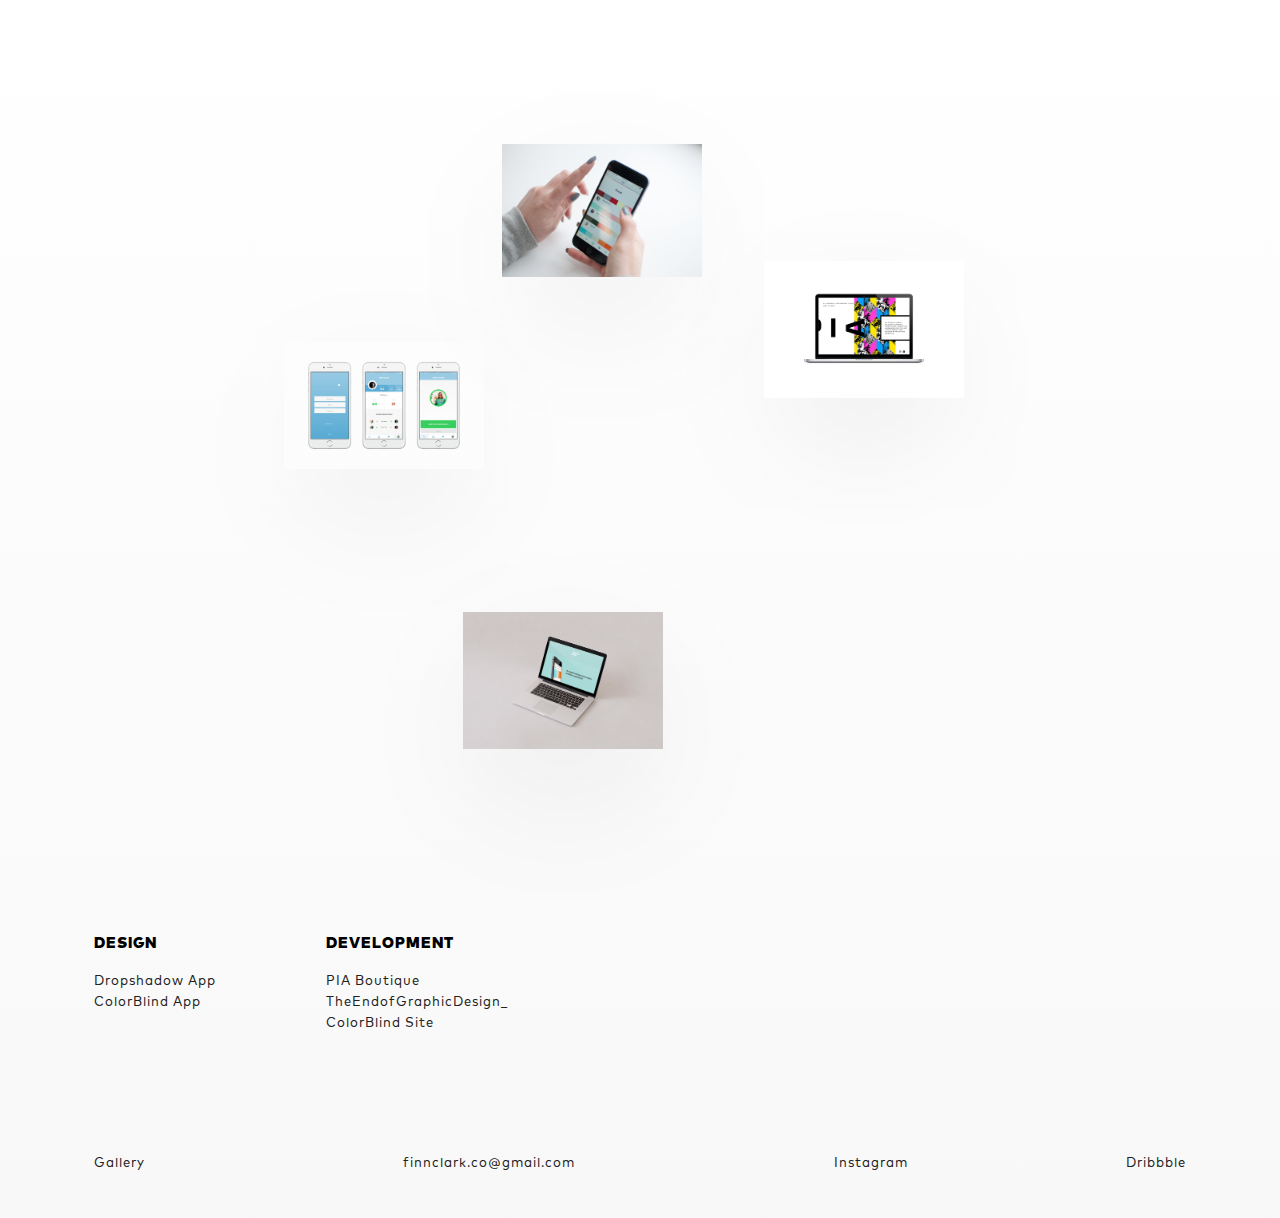
<file: index.html>
<html>
  <head>
    <meta charset="utf-8">
    <meta name="viewport" content="width=device-width, height=device-height, initial-scale=1.0, user-scalable=0, minimum-scale=1.0, maximum-scale=1.0">
    <meta name="apple-mobile-web-app-capable" content="yes">
    <script type="text/javascript" src="js/jquery-3.0.0.min.js"></script>
    <link rel="stylesheet" href="stylesheets/base.css">
    <title>Finn Clark</title>
  </head>
  <body class="portfolio">
    <!-- Google Tag Manager -->
    <noscript><iframe src="//www.googletagmanager.com/ns.html?id=GTM-MCKX7C"
    height="0" width="0" style="display:none;visibility:hidden"></iframe></noscript>
    <script>(function(w,d,s,l,i){w[l]=w[l]||[];w[l].push({'gtm.start':
    new Date().getTime(),event:'gtm.js'});var f=d.getElementsByTagName(s)[0],
    j=d.createElement(s),dl=l!='dataLayer'?'&l='+l:'';j.async=true;j.src=
    '//www.googletagmanager.com/gtm.js?id='+i+dl;f.parentNode.insertBefore(j,f);
    })(window,document,'script','dataLayer','GTM-MCKX7C');</script>
    <!-- End Google Tag Manager -->

    <div class="overlay-wrap about-wrap">
      <a href="#" class="about-close overlay-close">
        <svg version="1.1" id="Layer_1" xmlns="http://www.w3.org/2000/svg" xmlns:xlink="http://www.w3.org/1999/xlink" x="0px" y="0px" width="24px" height="24px" viewBox="0 0 24 24" enable-background="new 0 0 24 24" xml:space="preserve">
          <path d="M24,20.188l-8.314-8.208l8.199-8.282L20.188,0l-8.211,8.318l-8.31-8.203L0,3.781l8.321,8.24l-8.206,8.313L3.781,24l8.237-8.318l8.285,8.203L24,20.188z"/>
        </svg>
      </a>
      <div class="overlay-copy">
        <h2 class="overlay-title">About</h2>
        <div class="education">
          <ul>
            <li><h2>Education</h2></li>
            <li>Bachelor of Design - Majoring in Graphic Design</li>
          </ul>
        </div>
        <div class="experience">
          <ul>
            <li><h2>Previously At</h2></li>
            <li><a href="http://redantler.com">Red Antler <span>— New York, USA</span></a></li>
            <li><a href="http://dreamconfig.com">Dream Config <span>— Auckland, NZ</span></a></li>
            <li><a href="http://hatch.nz">Hatch <span>— Auckland, NZ</span></a></li>
          </ul>
        </div>
        <div class="skills">
          <ul>
            <li class="skills-title"><h2>Skills</h2></li>
            <div>
              <h3>Developent</h3>
              <li>HTML</li>
              <li>CSS</li>
              <li>JavaScript</li>
              <li>jQuery</li>
            </div>
            <div>
              <h3>Design</h3>
              <li>Adobe Creative Suite</li>
              <li>Sketch</li>
              <li>Photography</li>
            </div>
            <div>
              <h3>Currently Learning</h3>
              <li>Meteor JS</li>
            </div>
          </ul>
        </div>
      </div>
    </div>
    <nav>
      <div id="nav-slide">
        <ul class="nav-title">
          <li>
            <h2><a href="http://finnclark.co">Finn Clark</a></h2>
            <ul class="nav-dropdown">
              <!-- <li><a href="http://finnclark.co/"><h2>Home</h2></a></li> -->
              <li><a href="#" class="about-button"><h2>About</h2></a></li>
              <li><a href="/gallery"><h2>Gallery</h2></a></li>
            </ul>
          </li>
        </ul>
      </div>
    </nav>
    <div class="parallax-wrap">
      <div id="landingImg1" class="landingImg1 parallax-layer"><a href="/colorblindapp"><img src="assets/img/colorblindapp2.jpg" alt="" /></a></div>
      <div id="landingImg2" class="landingImg2 parallax-layer"><a href="/piaboutique"><img src="assets/img/piaboutique1.jpg" alt="" /></a></div>
      <div id="landingImg3" class="landingImg3 parallax-layer"><a href="/colorblindsite"><img src="assets/img/colorblindsite1.jpg" alt="" /></a></div>
      <div id="landingImg4" class="landingImg4 parallax-layer"><a href="/dropshadow"><img src="assets/img/dropshadow1.png" alt="" /></a></div>
      <div id="landingImg5" class="landingImg5 parallax-layer"><a href="/theendofgraphicdesign"><img src="assets/img/theendofgraphicdesign3.png" alt="" /></a></div>
    </div>
    <div class="footer-wrap">
      <div class="top-wrap">
        <div class="design">
          <ul>
            <li><h3>Design</h3></li>
            <li><a href="/dropshadow">Dropshadow App</a></li>
            <li><a href="/colorblindapp">ColorBlind App</a></li>
          </ul>
        </div>
        <div class="development">
          <ul>
            <li><h3>Development</h3></li>
            <li><a href="/piaboutique">PIA Boutique</a></li>
            <li><a href="/theendofgraphicdesign">TheEndofGraphicDesign_</a></li>
            <li><a href="/colorblindsite">ColorBlind Site</a></li>
          </ul>
        </div>
      </div>

      <div class="bottom-wrap">
        <div class="gallery">
          <a href="/gallery">Gallery</a>
        </div>
        <div class="email">
          <a href="mailto:finnclark.co@gmail.com?Subject=Hello%20Finn">finnclark.co@gmail.com</a>
        </div>
        <div class="social">
          <a href="https://instagram.com/finnhello">Instagram</a>
          <a href="https://dribbble.com/finnhello">Dribbble</a>
          <!-- <a href="https://github.com/finnclark">Github</a> -->
        </div>
      </div>
    </div>
    <script type="text/javascript" src="js/main.js"></script>
    <script type="text/javascript" src="js/parallax.js"></script>
  </body>
</html>
</file>
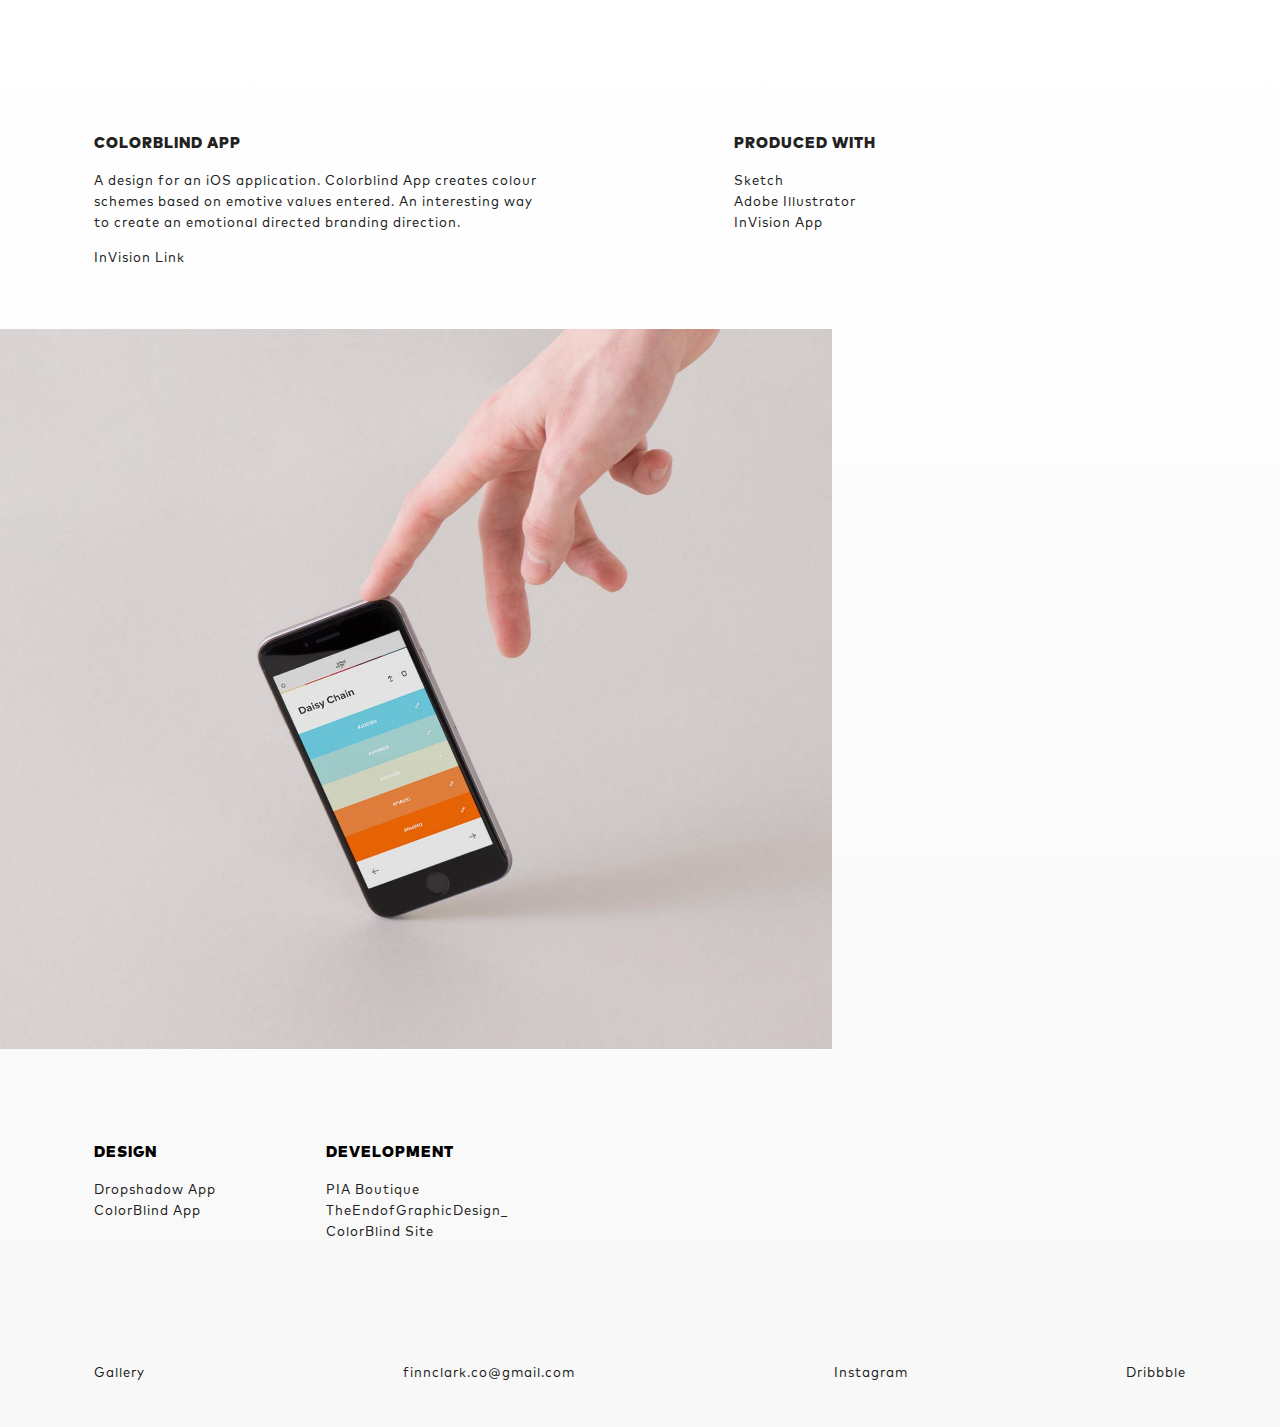
<file: colorblindapp.html>
<html>
  <head>
    <meta charset="utf-8">
    <meta name="viewport" content="width=device-width, height=device-height, initial-scale=1.0, user-scalable=0, minimum-scale=1.0, maximum-scale=1.0">
    <meta name="apple-mobile-web-app-capable" content="yes">
    <script type="text/javascript" src="js/jquery-3.0.0.min.js"></script>
    <link rel="stylesheet" href="stylesheets/base.css">
    <title>Colorblind App | Finn Clark</title>
  </head>
  <body class="portfolio project">
    <!-- Google Tag Manager -->
    <noscript><iframe src="//www.googletagmanager.com/ns.html?id=GTM-MCKX7C"
    height="0" width="0" style="display:none;visibility:hidden"></iframe></noscript>
    <script>(function(w,d,s,l,i){w[l]=w[l]||[];w[l].push({'gtm.start':
    new Date().getTime(),event:'gtm.js'});var f=d.getElementsByTagName(s)[0],
    j=d.createElement(s),dl=l!='dataLayer'?'&l='+l:'';j.async=true;j.src=
    '//www.googletagmanager.com/gtm.js?id='+i+dl;f.parentNode.insertBefore(j,f);
    })(window,document,'script','dataLayer','GTM-MCKX7C');</script>
    <!-- End Google Tag Manager -->

    <div class="overlay-wrap about-wrap">
      <a href="#" class="about-close overlay-close">
        <svg version="1.1" id="Layer_1" xmlns="http://www.w3.org/2000/svg" xmlns:xlink="http://www.w3.org/1999/xlink" x="0px" y="0px" width="24px" height="24px" viewBox="0 0 24 24" enable-background="new 0 0 24 24" xml:space="preserve">
          <path d="M24,20.188l-8.314-8.208l8.199-8.282L20.188,0l-8.211,8.318l-8.31-8.203L0,3.781l8.321,8.24l-8.206,8.313L3.781,24l8.237-8.318l8.285,8.203L24,20.188z"/>
        </svg>
      </a>
      <div class="overlay-copy">
        <h2 class="overlay-title">About</h2>
        <div class="education">
          <ul>
            <li><h2>Education</h2></li>
            <li>Bachelor of Design - Majoring in Graphic Design</li>
          </ul>
        </div>
        <div class="experience">
          <ul>
            <li><h2>Previously At</h2></li>
            <li><a href="http://redantler.com">Red Antler <span>—New York, USA</span></a></li>
            <li><a href="http://dreamconfig.com">Dream Config <span>—Auckland, NZ</span></a></li>
            <li><a href="http://hatch.nz">Hatch <span>—Auckland, NZ</span></a></li>
          </ul>
        </div>
        <div class="skills">
          <ul>
            <li class="skills-title"><h2>Skills</h2></li>
            <div>
              <h3>Developent</h3>
              <li>HTML</li>
              <li>CSS</li>
              <li>JavaScript</li>
              <li>jQuery</li>
            </div>
            <div>
              <h3>Design</h3>
              <li>Adobe Creative Suite</li>
              <li>Sketch</li>
              <li>Photography</li>
            </div>
            <div>
              <h3>Currently Learning</h3>
              <li>Meteor JS</li>
            </div>
          </ul>
        </div>
      </div>
    </div>
    <nav>
      <div id="nav-slide">
        <ul class="nav-title">
          <li>
            <h2><a href="http://finnclark.co">Finn Clark</a></h2>
            <ul class="nav-dropdown">
              <li><a href="#" class="about-button"><h2>About</h2></a></li>
              <li><a href="/gallery"><h2>Gallery</h2></a></li>
            </ul>
          </li>
        </ul>
      </div>
    </nav>

    <div class="top-wrap project-info-wrap">
      <div class="project-description" id="projectDescription">
        <ul>
          <li><h3>Colorblind App</h3></li>
          <li>
            A design for an iOS application. Colorblind App creates colour schemes based on emotive values entered. An interesting way to create an emotional directed branding direction.
          </li>
					<a href="https://invis.io/4Q4F6D9P6">InVision Link</a>
        </ul>
      </div>
      <div class="project-tools" id="projectTools">
        <ul>
          <li><h3>Produced With</h3></li>
          <li>Sketch</li>
					<li>Adobe Illustrator</li>
          <li>InVision App</li>
        </ul>
      </div>
    </div>

    <div class="project-content colorblindapp-content">
      <div id="projectImg1"><span></span></div>
      <div>
        <div id="projectImg2"></div>
        <div id="projectImg3"></div>
      </div>
    </div>

    <div class="parallax-wrap">
    </div>

    <div class="footer-wrap">
			<div class="top-wrap">
        <div class="design">
          <ul>
            <li><h3>Design</h3></li>
            <li><a href="/dropshadow">Dropshadow App</a></li>
            <li><a href="/colorblindapp">ColorBlind App</a></li>
          </ul>
        </div>
        <div class="development">
          <ul>
            <li><h3>Development</h3></li>
            <li><a href="/piaboutique">PIA Boutique</a></li>
            <li><a href="/theendofgraphicdesign">TheEndofGraphicDesign_</a></li>
            <li><a href="/colorblindsite">ColorBlind Site</a></li>
          </ul>
        </div>
      </div>

      <div class="bottom-wrap">
        <div class="gallery">
          <a href="/gallery">Gallery</a>
        </div>
        <div class="email">
          <a href="mailto:finnclark.co@gmail.com?Subject=Hello%20Finn">finnclark.co@gmail.com</a>
        </div>
        <div class="social">
          <a href="https://instagram.com/finnhello">Instagram</a>
          <a href="https://dribbble.com/finnhello">Dribbble</a>
          <!-- <a href="https://github.com/finnclark">Github</a> -->
        </div>
      </div>
    </div>
    <script type="text/javascript" src="js/main.js"></script>
    <script type="text/javascript" src="js/parallax.js"></script>
  </body>
</html>
</file>
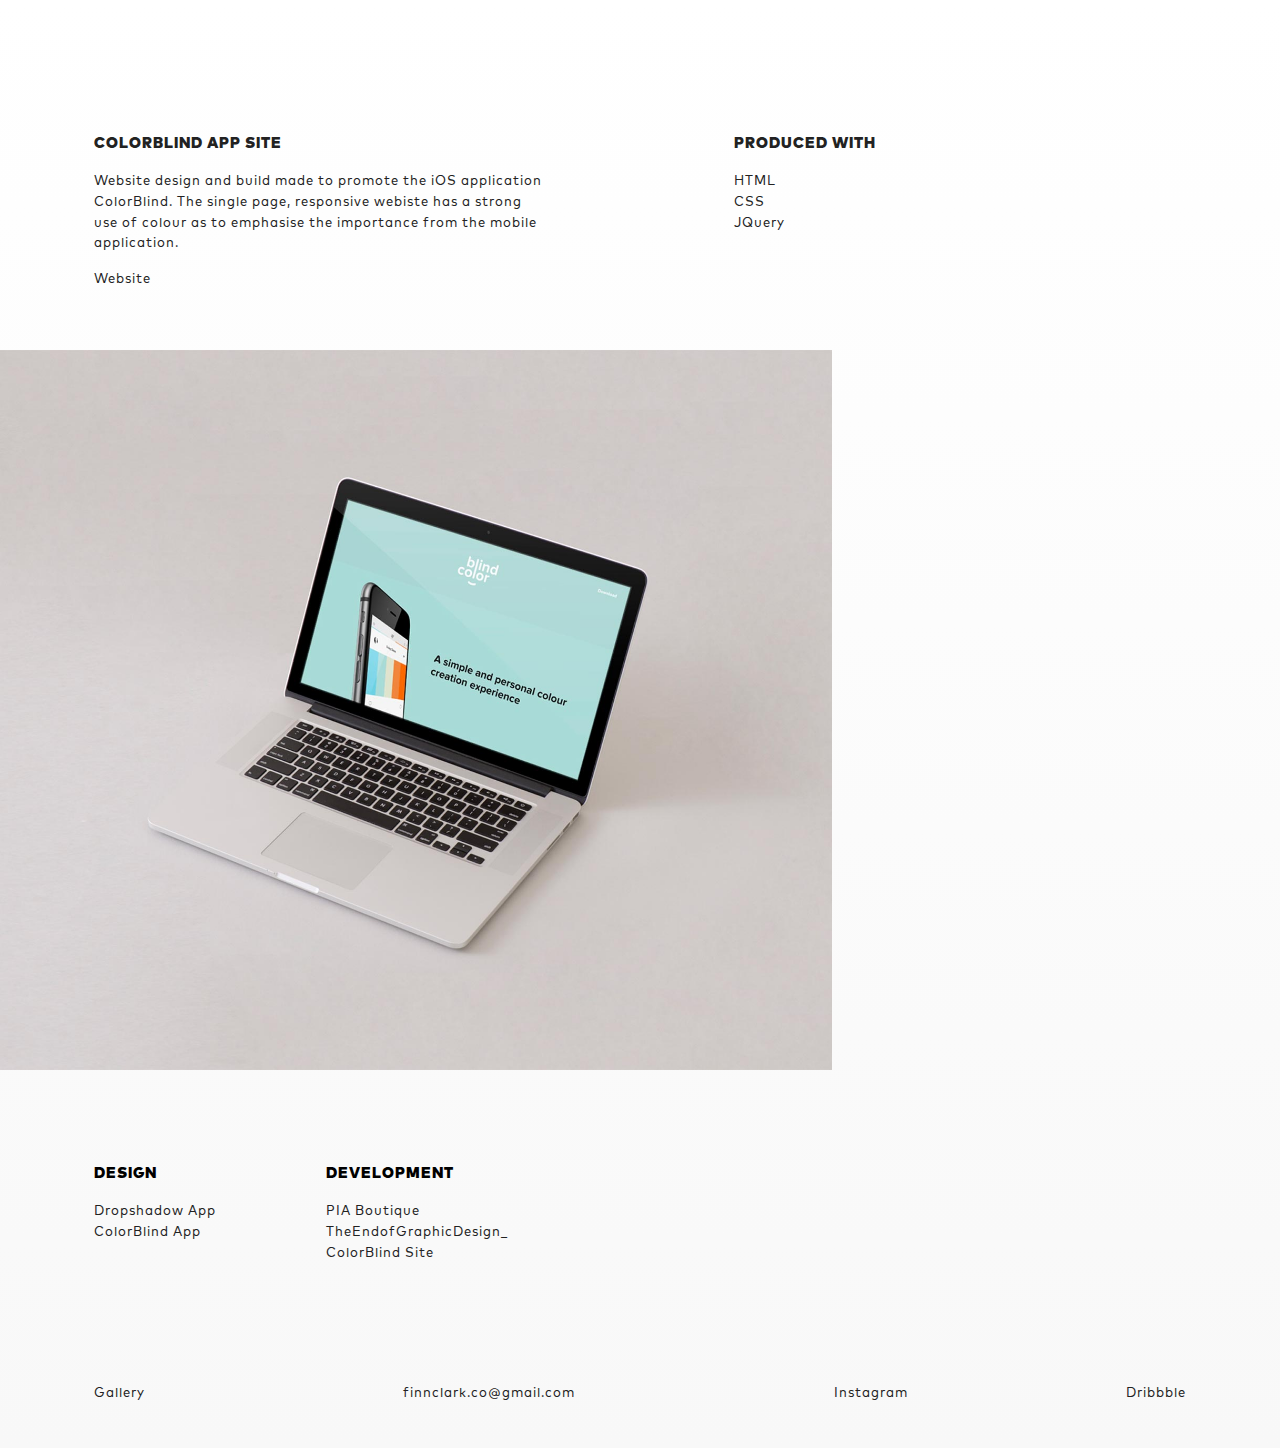
<file: colorblindsite.html>
<html>
  <head>
    <meta charset="utf-8">
    <meta name="viewport" content="width=device-width, height=device-height, initial-scale=1.0, user-scalable=0, minimum-scale=1.0, maximum-scale=1.0">
    <meta name="apple-mobile-web-app-capable" content="yes">
    <script type="text/javascript" src="js/jquery-3.0.0.min.js"></script>
    <link rel="stylesheet" href="stylesheets/base.css">
    <title>Colorblind Site | Finn Clark</title>
  </head>
  <body class="portfolio project">
    <!-- Google Tag Manager -->
    <noscript><iframe src="//www.googletagmanager.com/ns.html?id=GTM-MCKX7C"
    height="0" width="0" style="display:none;visibility:hidden"></iframe></noscript>
    <script>(function(w,d,s,l,i){w[l]=w[l]||[];w[l].push({'gtm.start':
    new Date().getTime(),event:'gtm.js'});var f=d.getElementsByTagName(s)[0],
    j=d.createElement(s),dl=l!='dataLayer'?'&l='+l:'';j.async=true;j.src=
    '//www.googletagmanager.com/gtm.js?id='+i+dl;f.parentNode.insertBefore(j,f);
    })(window,document,'script','dataLayer','GTM-MCKX7C');</script>
    <!-- End Google Tag Manager -->

    <div class="overlay-wrap about-wrap">
      <a href="#" class="about-close overlay-close">
        <svg version="1.1" id="Layer_1" xmlns="http://www.w3.org/2000/svg" xmlns:xlink="http://www.w3.org/1999/xlink" x="0px" y="0px" width="24px" height="24px" viewBox="0 0 24 24" enable-background="new 0 0 24 24" xml:space="preserve">
          <path d="M24,20.188l-8.314-8.208l8.199-8.282L20.188,0l-8.211,8.318l-8.31-8.203L0,3.781l8.321,8.24l-8.206,8.313L3.781,24l8.237-8.318l8.285,8.203L24,20.188z"/>
        </svg>
      </a>
      <div class="overlay-copy">
        <h2 class="overlay-title">About</h2>
        <div class="education">
          <ul>
            <li><h2>Education</h2></li>
            <li>Bachelor of Design - Majoring in Graphic Design</li>
          </ul>
        </div>
        <div class="experience">
          <ul>
            <li><h2>Previously At</h2></li>
            <li><a href="http://redantler.com">Red Antler <span>—New York, USA</span></a></li>
            <li><a href="http://dreamconfig.com">Dream Config <span>—Auckland, NZ</span></a></li>
            <li><a href="http://hatch.nz">Hatch <span>—Auckland, NZ</span></a></li>
          </ul>
        </div>
        <div class="skills">
          <ul>
            <li class="skills-title"><h2>Skills</h2></li>
            <div>
              <h3>Developent</h3>
              <li>HTML</li>
              <li>CSS</li>
              <li>JavaScript</li>
              <li>jQuery</li>
            </div>
            <div>
              <h3>Design</h3>
              <li>Adobe Creative Suite</li>
              <li>Sketch</li>
              <li>Photography</li>
            </div>
            <div>
              <h3>Currently Learning</h3>
              <li>Meteor JS</li>
            </div>
          </ul>
        </div>
      </div>
    </div>
    <nav>
      <div id="nav-slide">
        <ul class="nav-title">
          <li>
            <h2><a href="http://finnclark.co">Finn Clark</a></h2>
            <ul class="nav-dropdown">
              <li><a href="#" class="about-button"><h2>About</h2></a></li>
              <li><a href="/gallery"><h2>Gallery</h2></a></li>
            </ul>
          </li>
        </ul>
      </div>
    </nav>

    <div class="top-wrap project-info-wrap">
      <div class="project-description" id="projectDescription">
        <ul>
          <li><h3>Colorblind App Site</h3></li>
          <li>
            Website design and build made to promote the iOS application ColorBlind. The single page, responsive webiste has a strong use of colour as to emphasise the importance from the mobile application.
          </li>
          <a href="http://colorblindapp.co/">Website</a>
        </ul>
      </div>
      <div class="project-tools" id="projectTools">
        <ul>
          <li><h3>Produced With</h3></li>
          <li>HTML</li>
					<li>CSS</li>
          <li>JQuery</li>
        </ul>
      </div>
    </div>

    <div class="project-content colorblindsite-content">
      <div id="projectImg1"><span></span></div>
      <div>
        <div id="projectImg2"></div>
        <div id="projectImg3"></div>
      </div>
    </div>

    <div class="parallax-wrap">
    </div>

    <div class="footer-wrap">
      <div class="top-wrap">
        <div class="design">
          <ul>
            <li><h3>Design</h3></li>
            <li><a href="/dropshadow">Dropshadow App</a></li>
            <li><a href="/colorblindapp">ColorBlind App</a></li>
          </ul>
        </div>
        <div class="development">
          <ul>
            <li><h3>Development</h3></li>
            <li><a href="/piaboutique">PIA Boutique</a></li>
            <li><a href="/theendofgraphicdesign">TheEndofGraphicDesign_</a></li>
            <li><a href="/colorblindsite">ColorBlind Site</a></li>
          </ul>
        </div>
      </div>

      <div class="bottom-wrap">
        <div class="gallery">
          <a href="/gallery">Gallery</a>
        </div>
        <div class="email">
          <a href="mailto:finnclark.co@gmail.com?Subject=Hello%20Finn">finnclark.co@gmail.com</a>
        </div>
        <div class="social">
          <a href="https://instagram.com/finnhello">Instagram</a>
          <a href="https://dribbble.com/finnhello">Dribbble</a>
          <!-- <a href="https://github.com/finnclark">Github</a> -->
        </div>
      </div>
    </div>
    <script type="text/javascript" src="js/main.js"></script>
    <script type="text/javascript" src="js/parallax.js"></script>
  </body>
</html>
</file>
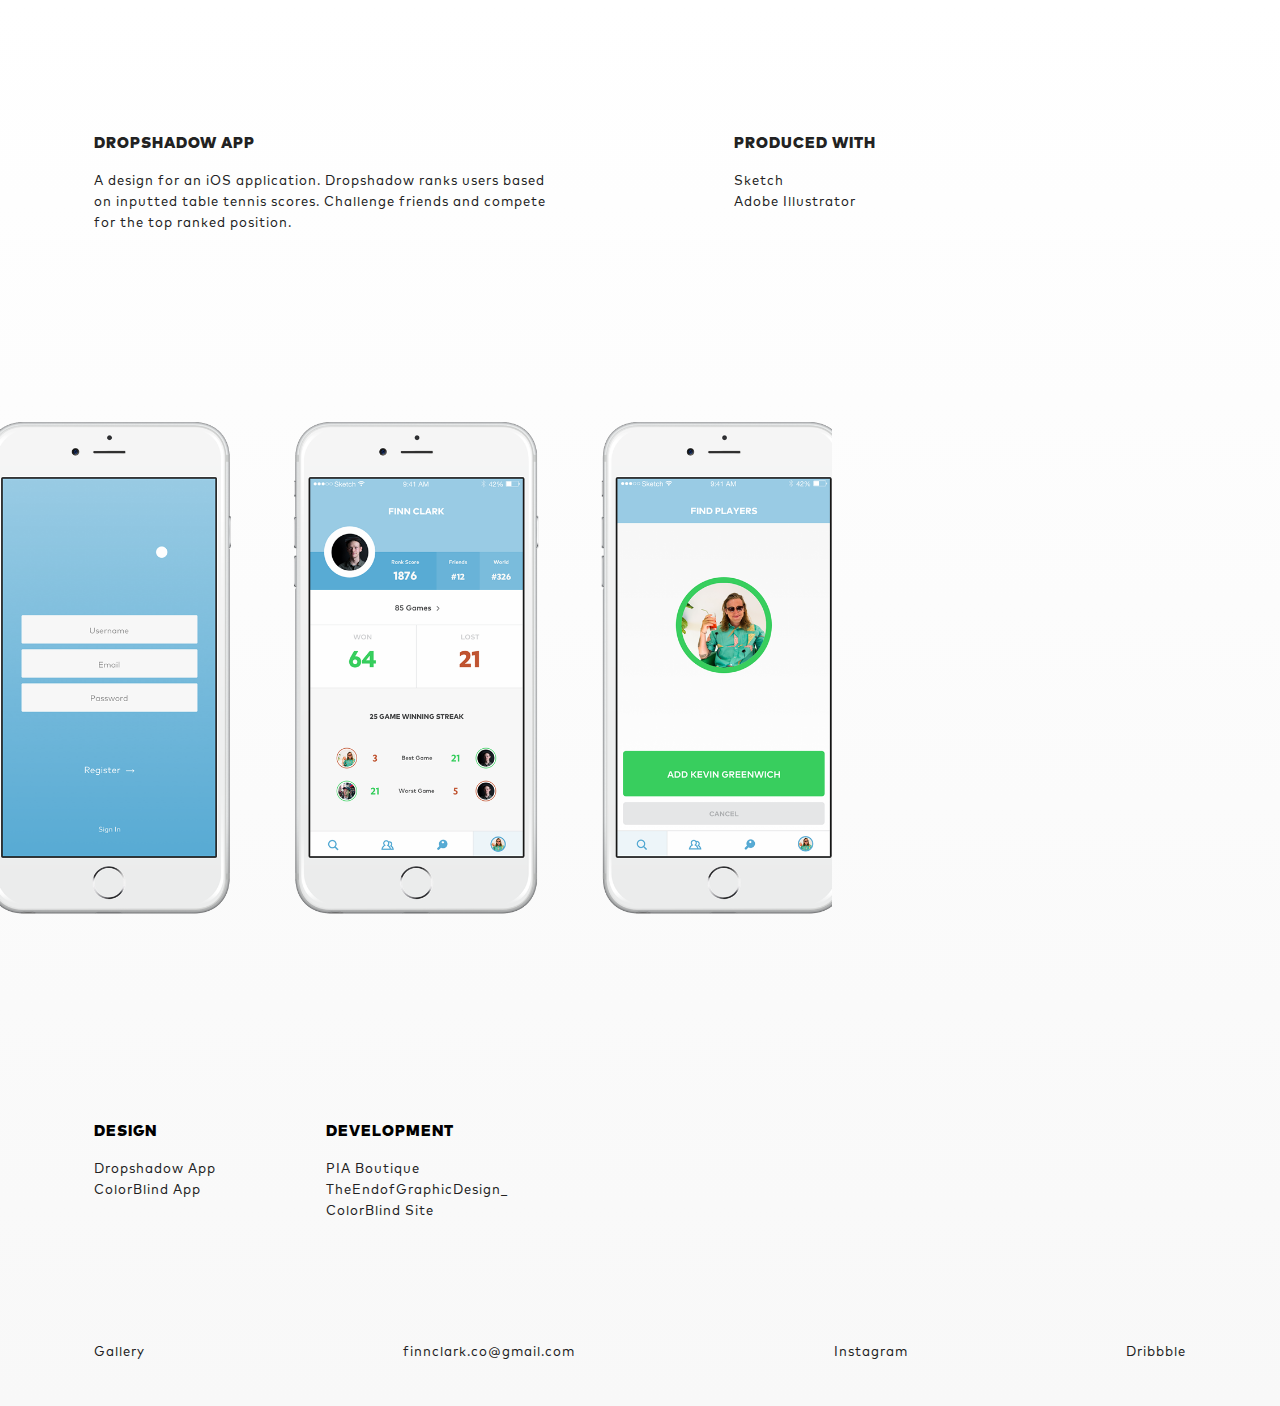
<file: dropshadow.html>
<html>
  <head>
    <meta charset="utf-8">
    <meta name="viewport" content="width=device-width, height=device-height, initial-scale=1.0, user-scalable=0, minimum-scale=1.0, maximum-scale=1.0">
    <meta name="apple-mobile-web-app-capable" content="yes">
    <script type="text/javascript" src="js/jquery-3.0.0.min.js"></script>
    <link rel="stylesheet" href="stylesheets/base.css">
    <title>Dropshadow | Finn Clark</title>
  </head>
  <body class="portfolio project">
    <!-- Google Tag Manager -->
    <noscript><iframe src="//www.googletagmanager.com/ns.html?id=GTM-MCKX7C"
    height="0" width="0" style="display:none;visibility:hidden"></iframe></noscript>
    <script>(function(w,d,s,l,i){w[l]=w[l]||[];w[l].push({'gtm.start':
    new Date().getTime(),event:'gtm.js'});var f=d.getElementsByTagName(s)[0],
    j=d.createElement(s),dl=l!='dataLayer'?'&l='+l:'';j.async=true;j.src=
    '//www.googletagmanager.com/gtm.js?id='+i+dl;f.parentNode.insertBefore(j,f);
    })(window,document,'script','dataLayer','GTM-MCKX7C');</script>
    <!-- End Google Tag Manager -->

    <div class="overlay-wrap about-wrap">
      <a href="#" class="about-close overlay-close">
        <svg version="1.1" id="Layer_1" xmlns="http://www.w3.org/2000/svg" xmlns:xlink="http://www.w3.org/1999/xlink" x="0px" y="0px" width="24px" height="24px" viewBox="0 0 24 24" enable-background="new 0 0 24 24" xml:space="preserve">
          <path d="M24,20.188l-8.314-8.208l8.199-8.282L20.188,0l-8.211,8.318l-8.31-8.203L0,3.781l8.321,8.24l-8.206,8.313L3.781,24l8.237-8.318l8.285,8.203L24,20.188z"/>
        </svg>
      </a>
      <div class="overlay-copy">
        <h2 class="overlay-title">About</h2>
        <div class="education">
          <ul>
            <li><h2>Education</h2></li>
            <li>Bachelor of Design - Majoring in Graphic Design</li>
          </ul>
        </div>
        <div class="experience">
          <ul>
            <li><h2>Previously At</h2></li>
            <li><a href="http://redantler.com">Red Antler <span>—New York, USA</span></a></li>
            <li><a href="http://dreamconfig.com">Dream Config <span>—Auckland, NZ</span></a></li>
            <li><a href="http://hatch.nz">Hatch <span>—Auckland, NZ</span></a></li>
          </ul>
        </div>
        <div class="skills">
          <ul>
            <li class="skills-title"><h2>Skills</h2></li>
            <div>
              <h3>Developent</h3>
              <li>HTML</li>
              <li>CSS</li>
              <li>JavaScript</li>
              <li>jQuery</li>
            </div>
            <div>
              <h3>Design</h3>
              <li>Adobe Creative Suite</li>
              <li>Sketch</li>
              <li>Photography</li>
            </div>
            <div>
              <h3>Currently Learning</h3>
              <li>Meteor JS</li>
            </div>
          </ul>
        </div>
      </div>
    </div>
    <nav>
      <div id="nav-slide">
        <ul class="nav-title">
          <li>
            <h2><a href="http://finnclark.co">Finn Clark</a></h2>
            <ul class="nav-dropdown">
              <li><a href="#" class="about-button"><h2>About</h2></a></li>
              <li><a href="/gallery"><h2>Gallery</h2></a></li>
            </ul>
          </li>
        </ul>
      </div>
    </nav>

    <div class="top-wrap project-info-wrap">
      <div class="project-description" id="projectDescription">
        <ul>
          <li><h3>Dropshadow App</h3></li>
          <li>
            A design for an iOS application. Dropshadow
            ranks users based on inputted table tennis
            scores. Challenge friends and compete for
            the top ranked position.
          </li>
        </ul>
      </div>
      <div class="project-tools" id="projectTools">
        <ul>
          <li><h3>Produced With</h3></li>
          <li>Sketch</li>
          <li>Adobe Illustrator</li>
        </ul>
      </div>
    </div>

    <div class="project-content dropshadow-content">
      <div id="projectImg1"><span></span></div>
      <div>
        <div id="projectImg2"></div>
        <div id="projectImg3"></div>
      </div>
    </div>

    <div class="parallax-wrap">
    </div>

    <div class="footer-wrap">
      <div class="top-wrap">
        <div class="design">
          <ul>
            <li><h3>Design</h3></li>
            <li><a href="/dropshadow">Dropshadow App</a></li>
            <li><a href="/colorblindapp">ColorBlind App</a></li>
          </ul>
        </div>
        <div class="development">
          <ul>
            <li><h3>Development</h3></li>
            <li><a href="/piaboutique">PIA Boutique</a></li>
            <li><a href="/theendofgraphicdesign">TheEndofGraphicDesign_</a></li>
            <li><a href="/colorblindsite">ColorBlind Site</a></li>
          </ul>
        </div>
      </div>

      <div class="bottom-wrap">
        <div class="gallery">
          <a href="/gallery">Gallery</a>
        </div>
        <div class="email">
          <a href="mailto:finnclark.co@gmail.com?Subject=Hello%20Finn">finnclark.co@gmail.com</a>
        </div>
        <div class="social">
          <a href="https://instagram.com/finnhello">Instagram</a>
          <a href="https://dribbble.com/finnhello">Dribbble</a>
          <!-- <a href="https://github.com/finnclark">Github</a> -->
        </div>
      </div>
    </div>
    <script type="text/javascript" src="js/main.js"></script>
    <script type="text/javascript" src="js/parallax.js"></script>
  </body>
</html>
</file>
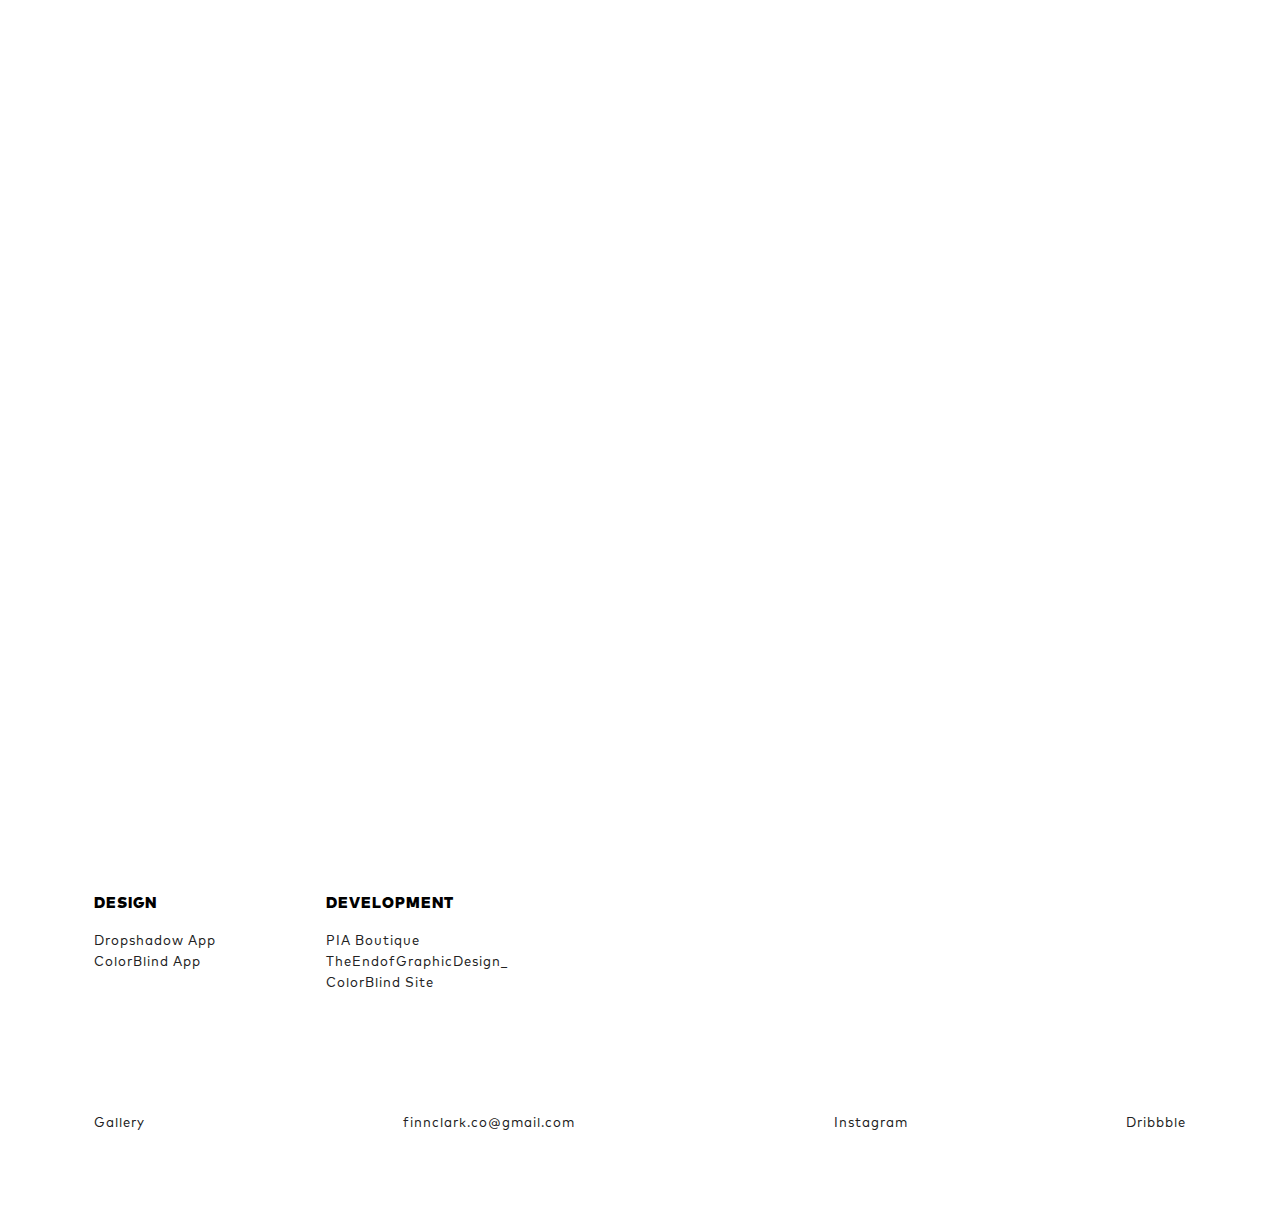
<file: gallery.html>
<html>
  <head>
    <meta charset="utf-8">
    <meta name="viewport" content="width=device-width, height=device-height, initial-scale=1.0, user-scalable=0, minimum-scale=1.0, maximum-scale=1.0">
    <meta name="apple-mobile-web-app-capable" content="yes">
    <script type="text/javascript" src="js/jquery-3.0.0.min.js"></script>
    <link rel="stylesheet" href="stylesheets/base.css">
    <title>Gallery | Finn Clark</title>
  </head>
  <body class="gallery">
    <!-- Google Tag Manager -->
    <noscript><iframe src="//www.googletagmanager.com/ns.html?id=GTM-MCKX7C"
    height="0" width="0" style="display:none;visibility:hidden"></iframe></noscript>
    <script>(function(w,d,s,l,i){w[l]=w[l]||[];w[l].push({'gtm.start':
    new Date().getTime(),event:'gtm.js'});var f=d.getElementsByTagName(s)[0],
    j=d.createElement(s),dl=l!='dataLayer'?'&l='+l:'';j.async=true;j.src=
    '//www.googletagmanager.com/gtm.js?id='+i+dl;f.parentNode.insertBefore(j,f);
    })(window,document,'script','dataLayer','GTM-MCKX7C');</script>
    <!-- End Google Tag Manager -->

    <div class="overlay-wrap about-wrap">
      <a href="#" class="about-close overlay-close">
        <svg version="1.1" id="Layer_1" xmlns="http://www.w3.org/2000/svg" xmlns:xlink="http://www.w3.org/1999/xlink" x="0px" y="0px" width="24px" height="24px" viewBox="0 0 24 24" enable-background="new 0 0 24 24" xml:space="preserve">
          <path d="M24,20.188l-8.314-8.208l8.199-8.282L20.188,0l-8.211,8.318l-8.31-8.203L0,3.781l8.321,8.24l-8.206,8.313L3.781,24l8.237-8.318l8.285,8.203L24,20.188z"/>
        </svg>
      </a>
      <div class="overlay-copy">
        <h2 class="overlay-title">About</h2>
        <div class="education">
          <ul>
            <li><h2>Education</h2></li>
            <li>Bachelor of Design - Majoring in Graphic Design</li>
          </ul>
        </div>
        <div class="experience">
          <ul>
            <li><h2>Previously At</h2></li>
            <li><a href="http://redantler.com">Red Antler <span>— New York, USA</span></a></li>
            <li><a href="http://dreamconfig.com">Dream Config <span>— Auckland, NZ</span></a></li>
            <li><a href="http://hatch.nz">Hatch <span>— Auckland, NZ</span></a></li>
          </ul>
        </div>
        <div class="skills">
          <ul>
            <li class="skills-title"><h2>Skills</h2></li>
            <div>
              <h3>Developent</h3>
              <li>HTML</li>
              <li>CSS</li>
              <li>JavaScript</li>
              <li>jQuery</li>
            </div>
            <div>
              <h3>Design</h3>
              <li>Adobe Creative Suite</li>
              <li>Sketch</li>
              <li>Photography</li>
            </div>
            <div>
              <h3>Currently Learning</h3>
              <li>Meteor JS</li>
            </div>
          </ul>
        </div>
      </div>
    </div>
    <nav>
      <div id="nav-slide">
        <ul class="nav-title">
          <li>
            <h2 class="home-link"><a href="http://finnclark.co">Finn Clark</a></h2>
            <ul class="nav-dropdown">
              <!-- <li><a href="http://finnclark.co"><h2>Home</h2></a></li> -->
              <li><a href="#" class="about-button"><h2>About</h2></a></li>
              <li><a href="/gallery"><h2>Gallery</h2></a></li>
            </ul>
          </li>
        </ul>
      </div>
    </nav>
    <div class="gallery-wrap" id="galleryWrap">
      <div class="gallery-image">
        <div class="close-btn">
          <svg version="1.1" id="Layer_1" xmlns="http://www.w3.org/2000/svg" xmlns:xlink="http://www.w3.org/1999/xlink" x="0px" y="0px" width="24px" height="24px" viewBox="0 0 24 24" enable-background="new 0 0 24 24" xml:space="preserve">
            <path d="M24,20.188l-8.314-8.208l8.199-8.282L20.188,0l-8.211,8.318l-8.31-8.203L0,3.781l8.321,8.24l-8.206,8.313L3.781,24l8.237-8.318l8.285,8.203L24,20.188z"/>
          </svg>
        </div>
      </div>
      <div class="gallery-image">
        <div class="close-btn">
          <svg version="1.1" id="Layer_1" xmlns="http://www.w3.org/2000/svg" xmlns:xlink="http://www.w3.org/1999/xlink" x="0px" y="0px" width="24px" height="24px" viewBox="0 0 24 24" enable-background="new 0 0 24 24" xml:space="preserve">
            <path d="M24,20.188l-8.314-8.208l8.199-8.282L20.188,0l-8.211,8.318l-8.31-8.203L0,3.781l8.321,8.24l-8.206,8.313L3.781,24l8.237-8.318l8.285,8.203L24,20.188z"/>
          </svg>
        </div>
      </div>
      <div class="gallery-image">
        <div class="close-btn">
          <svg version="1.1" id="Layer_1" xmlns="http://www.w3.org/2000/svg" xmlns:xlink="http://www.w3.org/1999/xlink" x="0px" y="0px" width="24px" height="24px" viewBox="0 0 24 24" enable-background="new 0 0 24 24" xml:space="preserve">
            <path d="M24,20.188l-8.314-8.208l8.199-8.282L20.188,0l-8.211,8.318l-8.31-8.203L0,3.781l8.321,8.24l-8.206,8.313L3.781,24l8.237-8.318l8.285,8.203L24,20.188z"/>
          </svg>
        </div>
      </div>
      <div class="gallery-image">
        <div class="close-btn">
          <svg version="1.1" id="Layer_1" xmlns="http://www.w3.org/2000/svg" xmlns:xlink="http://www.w3.org/1999/xlink" x="0px" y="0px" width="24px" height="24px" viewBox="0 0 24 24" enable-background="new 0 0 24 24" xml:space="preserve">
            <path d="M24,20.188l-8.314-8.208l8.199-8.282L20.188,0l-8.211,8.318l-8.31-8.203L0,3.781l8.321,8.24l-8.206,8.313L3.781,24l8.237-8.318l8.285,8.203L24,20.188z"/>
          </svg>
        </div>
      </div>
      <div class="gallery-image">
        <div class="close-btn">
          <svg version="1.1" id="Layer_1" xmlns="http://www.w3.org/2000/svg" xmlns:xlink="http://www.w3.org/1999/xlink" x="0px" y="0px" width="24px" height="24px" viewBox="0 0 24 24" enable-background="new 0 0 24 24" xml:space="preserve">
            <path d="M24,20.188l-8.314-8.208l8.199-8.282L20.188,0l-8.211,8.318l-8.31-8.203L0,3.781l8.321,8.24l-8.206,8.313L3.781,24l8.237-8.318l8.285,8.203L24,20.188z"/>
          </svg>
        </div>
      </div>


      <div class="gallery-image">
        <div class="close-btn">
          <svg version="1.1" id="Layer_1" xmlns="http://www.w3.org/2000/svg" xmlns:xlink="http://www.w3.org/1999/xlink" x="0px" y="0px" width="24px" height="24px" viewBox="0 0 24 24" enable-background="new 0 0 24 24" xml:space="preserve">
            <path d="M24,20.188l-8.314-8.208l8.199-8.282L20.188,0l-8.211,8.318l-8.31-8.203L0,3.781l8.321,8.24l-8.206,8.313L3.781,24l8.237-8.318l8.285,8.203L24,20.188z"/>
          </svg>
        </div>
      </div>
      <div class="gallery-image">
        <div class="close-btn">
          <svg version="1.1" id="Layer_1" xmlns="http://www.w3.org/2000/svg" xmlns:xlink="http://www.w3.org/1999/xlink" x="0px" y="0px" width="24px" height="24px" viewBox="0 0 24 24" enable-background="new 0 0 24 24" xml:space="preserve">
            <path d="M24,20.188l-8.314-8.208l8.199-8.282L20.188,0l-8.211,8.318l-8.31-8.203L0,3.781l8.321,8.24l-8.206,8.313L3.781,24l8.237-8.318l8.285,8.203L24,20.188z"/>
          </svg>
        </div>
      </div>
      <div class="gallery-image">
        <div class="close-btn">
          <svg version="1.1" id="Layer_1" xmlns="http://www.w3.org/2000/svg" xmlns:xlink="http://www.w3.org/1999/xlink" x="0px" y="0px" width="24px" height="24px" viewBox="0 0 24 24" enable-background="new 0 0 24 24" xml:space="preserve">
            <path d="M24,20.188l-8.314-8.208l8.199-8.282L20.188,0l-8.211,8.318l-8.31-8.203L0,3.781l8.321,8.24l-8.206,8.313L3.781,24l8.237-8.318l8.285,8.203L24,20.188z"/>
          </svg>
        </div>
      </div>
      <div class="gallery-image">
        <div class="close-btn">
          <svg version="1.1" id="Layer_1" xmlns="http://www.w3.org/2000/svg" xmlns:xlink="http://www.w3.org/1999/xlink" x="0px" y="0px" width="24px" height="24px" viewBox="0 0 24 24" enable-background="new 0 0 24 24" xml:space="preserve">
            <path d="M24,20.188l-8.314-8.208l8.199-8.282L20.188,0l-8.211,8.318l-8.31-8.203L0,3.781l8.321,8.24l-8.206,8.313L3.781,24l8.237-8.318l8.285,8.203L24,20.188z"/>
          </svg>
        </div>
      </div>
      <div class="gallery-image">
        <div class="close-btn">
          <svg version="1.1" id="Layer_1" xmlns="http://www.w3.org/2000/svg" xmlns:xlink="http://www.w3.org/1999/xlink" x="0px" y="0px" width="24px" height="24px" viewBox="0 0 24 24" enable-background="new 0 0 24 24" xml:space="preserve">
            <path d="M24,20.188l-8.314-8.208l8.199-8.282L20.188,0l-8.211,8.318l-8.31-8.203L0,3.781l8.321,8.24l-8.206,8.313L3.781,24l8.237-8.318l8.285,8.203L24,20.188z"/>
          </svg>
        </div>
      </div>

      <div class="gallery-image">
        <div class="close-btn">
          <svg version="1.1" id="Layer_1" xmlns="http://www.w3.org/2000/svg" xmlns:xlink="http://www.w3.org/1999/xlink" x="0px" y="0px" width="24px" height="24px" viewBox="0 0 24 24" enable-background="new 0 0 24 24" xml:space="preserve">
            <path d="M24,20.188l-8.314-8.208l8.199-8.282L20.188,0l-8.211,8.318l-8.31-8.203L0,3.781l8.321,8.24l-8.206,8.313L3.781,24l8.237-8.318l8.285,8.203L24,20.188z"/>
          </svg>
        </div>
      </div>
      <div class="gallery-image">
        <div class="close-btn">
          <svg version="1.1" id="Layer_1" xmlns="http://www.w3.org/2000/svg" xmlns:xlink="http://www.w3.org/1999/xlink" x="0px" y="0px" width="24px" height="24px" viewBox="0 0 24 24" enable-background="new 0 0 24 24" xml:space="preserve">
            <path d="M24,20.188l-8.314-8.208l8.199-8.282L20.188,0l-8.211,8.318l-8.31-8.203L0,3.781l8.321,8.24l-8.206,8.313L3.781,24l8.237-8.318l8.285,8.203L24,20.188z"/>
          </svg>
        </div>
      </div>
      <div class="gallery-image">
        <div class="close-btn">
          <svg version="1.1" id="Layer_1" xmlns="http://www.w3.org/2000/svg" xmlns:xlink="http://www.w3.org/1999/xlink" x="0px" y="0px" width="24px" height="24px" viewBox="0 0 24 24" enable-background="new 0 0 24 24" xml:space="preserve">
            <path d="M24,20.188l-8.314-8.208l8.199-8.282L20.188,0l-8.211,8.318l-8.31-8.203L0,3.781l8.321,8.24l-8.206,8.313L3.781,24l8.237-8.318l8.285,8.203L24,20.188z"/>
          </svg>
        </div>
      </div>
      <div class="gallery-image">
        <div class="close-btn">
          <svg version="1.1" id="Layer_1" xmlns="http://www.w3.org/2000/svg" xmlns:xlink="http://www.w3.org/1999/xlink" x="0px" y="0px" width="24px" height="24px" viewBox="0 0 24 24" enable-background="new 0 0 24 24" xml:space="preserve">
            <path d="M24,20.188l-8.314-8.208l8.199-8.282L20.188,0l-8.211,8.318l-8.31-8.203L0,3.781l8.321,8.24l-8.206,8.313L3.781,24l8.237-8.318l8.285,8.203L24,20.188z"/>
          </svg>
        </div>
      </div>
      <div class="gallery-image">
        <div class="close-btn">
          <svg version="1.1" id="Layer_1" xmlns="http://www.w3.org/2000/svg" xmlns:xlink="http://www.w3.org/1999/xlink" x="0px" y="0px" width="24px" height="24px" viewBox="0 0 24 24" enable-background="new 0 0 24 24" xml:space="preserve">
            <path d="M24,20.188l-8.314-8.208l8.199-8.282L20.188,0l-8.211,8.318l-8.31-8.203L0,3.781l8.321,8.24l-8.206,8.313L3.781,24l8.237-8.318l8.285,8.203L24,20.188z"/>
          </svg>
        </div>
      </div>

      <div class="gallery-image">
        <div class="close-btn">
          <svg version="1.1" id="Layer_1" xmlns="http://www.w3.org/2000/svg" xmlns:xlink="http://www.w3.org/1999/xlink" x="0px" y="0px" width="24px" height="24px" viewBox="0 0 24 24" enable-background="new 0 0 24 24" xml:space="preserve">
            <path d="M24,20.188l-8.314-8.208l8.199-8.282L20.188,0l-8.211,8.318l-8.31-8.203L0,3.781l8.321,8.24l-8.206,8.313L3.781,24l8.237-8.318l8.285,8.203L24,20.188z"/>
          </svg>
        </div>
      </div>
      <div class="gallery-image">
        <div class="close-btn">
          <svg version="1.1" id="Layer_1" xmlns="http://www.w3.org/2000/svg" xmlns:xlink="http://www.w3.org/1999/xlink" x="0px" y="0px" width="24px" height="24px" viewBox="0 0 24 24" enable-background="new 0 0 24 24" xml:space="preserve">
            <path d="M24,20.188l-8.314-8.208l8.199-8.282L20.188,0l-8.211,8.318l-8.31-8.203L0,3.781l8.321,8.24l-8.206,8.313L3.781,24l8.237-8.318l8.285,8.203L24,20.188z"/>
          </svg>
        </div>
      </div>
      <div class="gallery-image">
        <div class="close-btn">
          <svg version="1.1" id="Layer_1" xmlns="http://www.w3.org/2000/svg" xmlns:xlink="http://www.w3.org/1999/xlink" x="0px" y="0px" width="24px" height="24px" viewBox="0 0 24 24" enable-background="new 0 0 24 24" xml:space="preserve">
            <path d="M24,20.188l-8.314-8.208l8.199-8.282L20.188,0l-8.211,8.318l-8.31-8.203L0,3.781l8.321,8.24l-8.206,8.313L3.781,24l8.237-8.318l8.285,8.203L24,20.188z"/>
          </svg>
        </div>
      </div>
      <div class="gallery-image">
        <div class="close-btn">
          <svg version="1.1" id="Layer_1" xmlns="http://www.w3.org/2000/svg" xmlns:xlink="http://www.w3.org/1999/xlink" x="0px" y="0px" width="24px" height="24px" viewBox="0 0 24 24" enable-background="new 0 0 24 24" xml:space="preserve">
            <path d="M24,20.188l-8.314-8.208l8.199-8.282L20.188,0l-8.211,8.318l-8.31-8.203L0,3.781l8.321,8.24l-8.206,8.313L3.781,24l8.237-8.318l8.285,8.203L24,20.188z"/>
          </svg>
        </div>
      </div>
      <div class="gallery-image">
        <div class="close-btn">
          <svg version="1.1" id="Layer_1" xmlns="http://www.w3.org/2000/svg" xmlns:xlink="http://www.w3.org/1999/xlink" x="0px" y="0px" width="24px" height="24px" viewBox="0 0 24 24" enable-background="new 0 0 24 24" xml:space="preserve">
            <path d="M24,20.188l-8.314-8.208l8.199-8.282L20.188,0l-8.211,8.318l-8.31-8.203L0,3.781l8.321,8.24l-8.206,8.313L3.781,24l8.237-8.318l8.285,8.203L24,20.188z"/>
          </svg>
        </div>
      </div>

    </div>
    <div class="footer-wrap">
      <div class="top-wrap">
        <div class="design">
          <ul>
            <li><h3>Design</h3></li>
            <li><a href="/dropshadow">Dropshadow App</a></li>
            <li><a href="/colorblindapp">ColorBlind App</a></li>
          </ul>
        </div>
        <div class="development">
          <ul>
            <li><h3>Development</h3></li>
            <li><a href="/piaboutique">PIA Boutique</a></li>
            <li><a href="/theendofgraphicdesign">TheEndofGraphicDesign_</a></li>
            <li><a href="/colorblindsite">ColorBlind Site</a></li>
          </ul>
        </div>
      </div>

      <div class="bottom-wrap">
        <div class="gallery">
          <a href="/gallery">Gallery</a>
        </div>
        <div class="email">
          <a href="mailto:finnclark.co@gmail.com?Subject=Hello%20Finn">finnclark.co@gmail.com</a>
        </div>
        <div class="social">
          <a href="https://instagram.com/finnhello">Instagram</a>
          <a href="https://dribbble.com/finnhello">Dribbble</a>
          <!-- <a href="https://github.com/finnclark">Github</a> -->
        </div>
      </div>
    </div>
    <script type="text/javascript" src="js/main.js"></script>
    <script type="text/javascript" src="js/parallax.js"></script>
  </body>
</html>
</file>
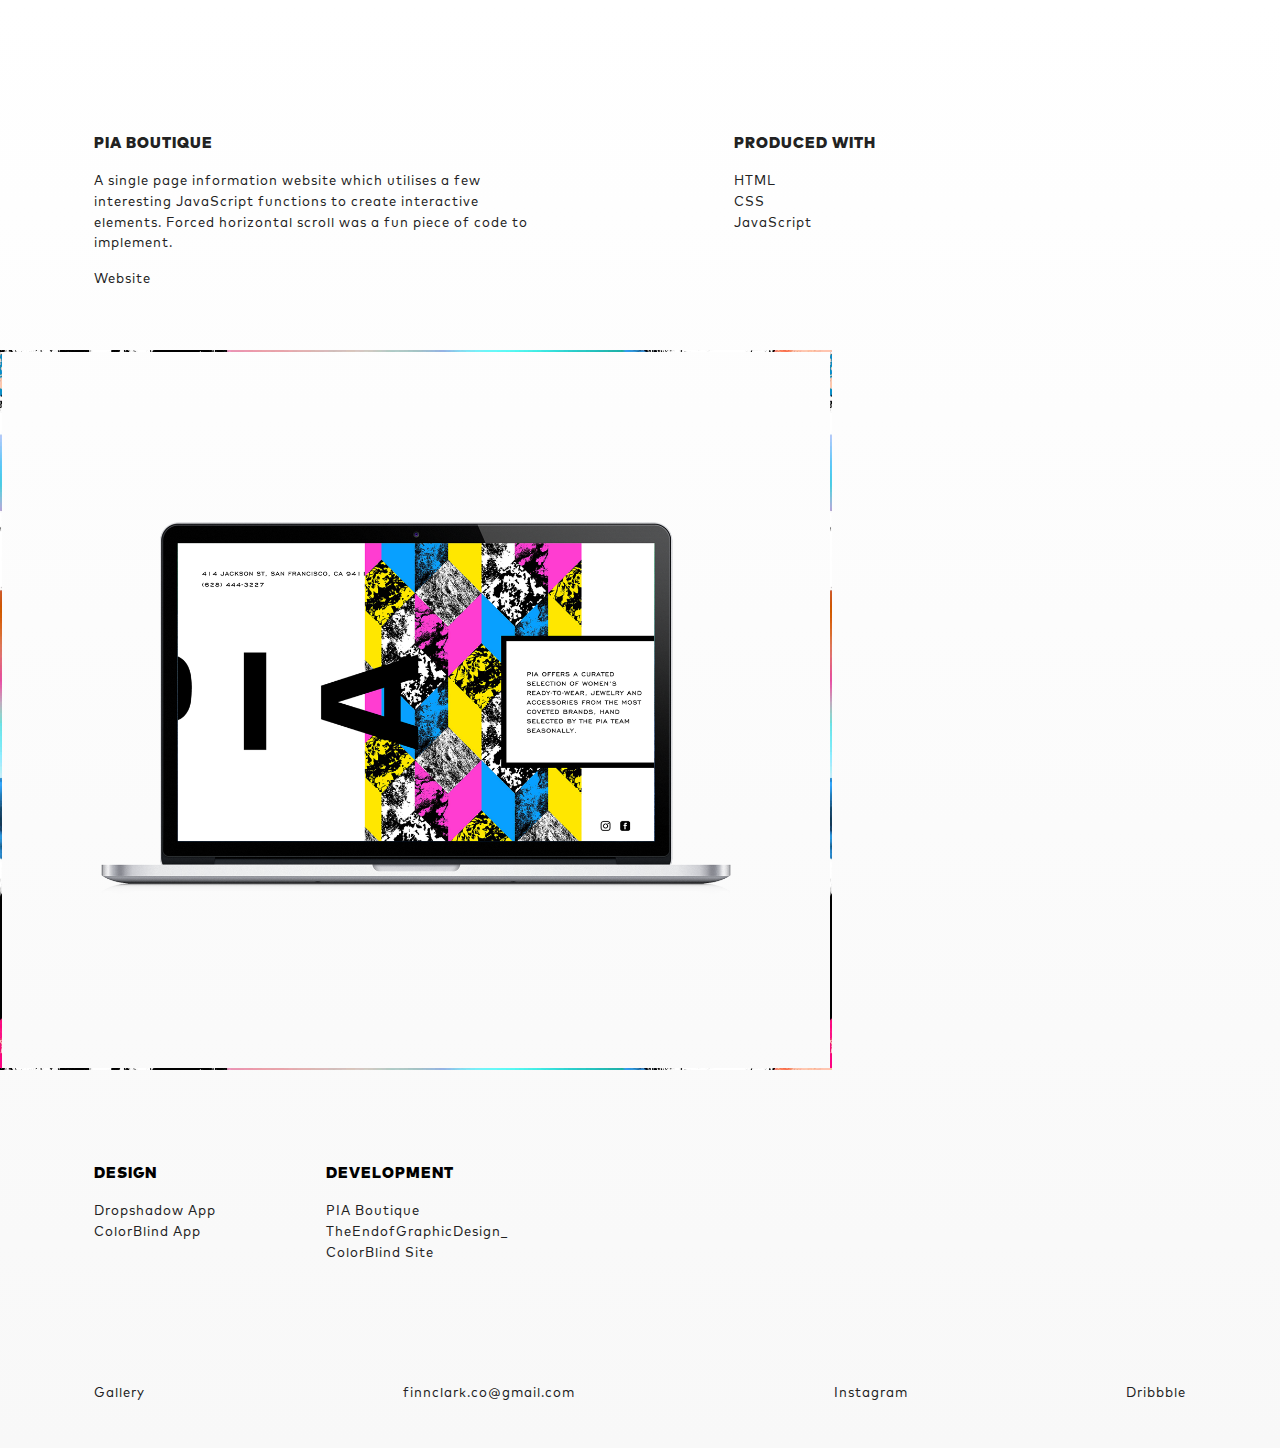
<file: piaboutique.html>
<html>
  <head>
    <meta charset="utf-8">
    <meta name="viewport" content="width=device-width, height=device-height, initial-scale=1.0, user-scalable=0, minimum-scale=1.0, maximum-scale=1.0">
    <meta name="apple-mobile-web-app-capable" content="yes">
    <script type="text/javascript" src="js/jquery-3.0.0.min.js"></script>
    <link rel="stylesheet" href="stylesheets/base.css">
    <title>PIA Boutique | Finn Clark</title>
  </head>
  <body class="portfolio project">
    <!-- Google Tag Manager -->
    <noscript><iframe src="//www.googletagmanager.com/ns.html?id=GTM-MCKX7C"
    height="0" width="0" style="display:none;visibility:hidden"></iframe></noscript>
    <script>(function(w,d,s,l,i){w[l]=w[l]||[];w[l].push({'gtm.start':
    new Date().getTime(),event:'gtm.js'});var f=d.getElementsByTagName(s)[0],
    j=d.createElement(s),dl=l!='dataLayer'?'&l='+l:'';j.async=true;j.src=
    '//www.googletagmanager.com/gtm.js?id='+i+dl;f.parentNode.insertBefore(j,f);
    })(window,document,'script','dataLayer','GTM-MCKX7C');</script>
    <!-- End Google Tag Manager -->

    <div class="overlay-wrap about-wrap">
      <a href="#" class="about-close overlay-close">
        <svg version="1.1" id="Layer_1" xmlns="http://www.w3.org/2000/svg" xmlns:xlink="http://www.w3.org/1999/xlink" x="0px" y="0px" width="24px" height="24px" viewBox="0 0 24 24" enable-background="new 0 0 24 24" xml:space="preserve">
          <path d="M24,20.188l-8.314-8.208l8.199-8.282L20.188,0l-8.211,8.318l-8.31-8.203L0,3.781l8.321,8.24l-8.206,8.313L3.781,24l8.237-8.318l8.285,8.203L24,20.188z"/>
        </svg>
      </a>
      <div class="overlay-copy">
        <h2 class="overlay-title">About</h2>
        <div class="education">
          <ul>
            <li><h2>Education</h2></li>
            <li>Bachelor of Design - Majoring in Graphic Design</li>
          </ul>
        </div>
        <div class="experience">
          <ul>
            <li><h2>Previously At</h2></li>
            <li><a href="http://redantler.com">Red Antler <span>—New York, USA</span></a></li>
            <li><a href="http://dreamconfig.com">Dream Config <span>—Auckland, NZ</span></a></li>
            <li><a href="http://hatch.nz">Hatch <span>—Auckland, NZ</span></a></li>
          </ul>
        </div>
        <div class="skills">
          <ul>
            <li class="skills-title"><h2>Skills</h2></li>
            <div>
              <h3>Developent</h3>
              <li>HTML</li>
              <li>CSS</li>
              <li>JavaScript</li>
              <li>jQuery</li>
            </div>
            <div>
              <h3>Design</h3>
              <li>Adobe Creative Suite</li>
              <li>Sketch</li>
              <li>Photography</li>
            </div>
            <div>
              <h3>Currently Learning</h3>
              <li>Meteor JS</li>
            </div>
          </ul>
        </div>
      </div>
    </div>
    <nav>
      <div id="nav-slide">
        <ul class="nav-title">
          <li>
            <h2><a href="http://finnclark.co">Finn Clark</a></h2>
            <ul class="nav-dropdown">
              <li><a href="#" class="about-button"><h2>About</h2></a></li>
              <li><a href="/gallery"><h2>Gallery</h2></a></li>
            </ul>
          </li>
        </ul>
      </div>
    </nav>

    <div class="top-wrap project-info-wrap">
      <div class="project-description" id="projectDescription">
        <ul>
          <li><h3>PIA Boutique</h3></li>
          <li>
            A single page information website which utilises a few interesting JavaScript functions to create interactive elements. Forced horizontal scroll was a fun piece of code to implement.
          </li>
          <a href="http://piathestore.com">Website</a>
        </ul>
      </div>
      <div class="project-tools" id="projectTools">
        <ul>
          <li><h3>Produced With</h3></li>
          <li>HTML</li>
					<li>CSS</li>
          <li>JavaScript</li>
        </ul>
      </div>
    </div>

    <div class="project-content piaboutique-content">
      <div id="projectImg1"><span></span></div>
      <div>
        <div id="projectImg2"></div>
        <div id="projectImg3"></div>
      </div>
    </div>

    <div class="parallax-wrap">
    </div>

    <div class="footer-wrap">
      <div class="top-wrap">
        <div class="design">
          <ul>
            <li><h3>Design</h3></li>
            <li><a href="/dropshadow">Dropshadow App</a></li>
            <li><a href="/colorblindapp">ColorBlind App</a></li>
          </ul>
        </div>
        <div class="development">
          <ul>
            <li><h3>Development</h3></li>
            <li><a href="/piaboutique">PIA Boutique</a></li>
            <li><a href="/theendofgraphicdesign">TheEndofGraphicDesign_</a></li>
            <li><a href="/colorblindsite">ColorBlind Site</a></li>
          </ul>
        </div>
      </div>

      <div class="bottom-wrap">
        <div class="gallery">
          <a href="/gallery">Gallery</a>
        </div>
        <div class="email">
          <a href="mailto:finnclark.co@gmail.com?Subject=Hello%20Finn">finnclark.co@gmail.com</a>
        </div>
        <div class="social">
          <a href="https://instagram.com/finnhello">Instagram</a>
          <a href="https://dribbble.com/finnhello">Dribbble</a>
          <!-- <a href="https://github.com/finnclark">Github</a> -->
        </div>
      </div>
    </div>
    <script type="text/javascript" src="js/main.js"></script>
    <script type="text/javascript" src="js/parallax.js"></script>
  </body>
</html>
</file>
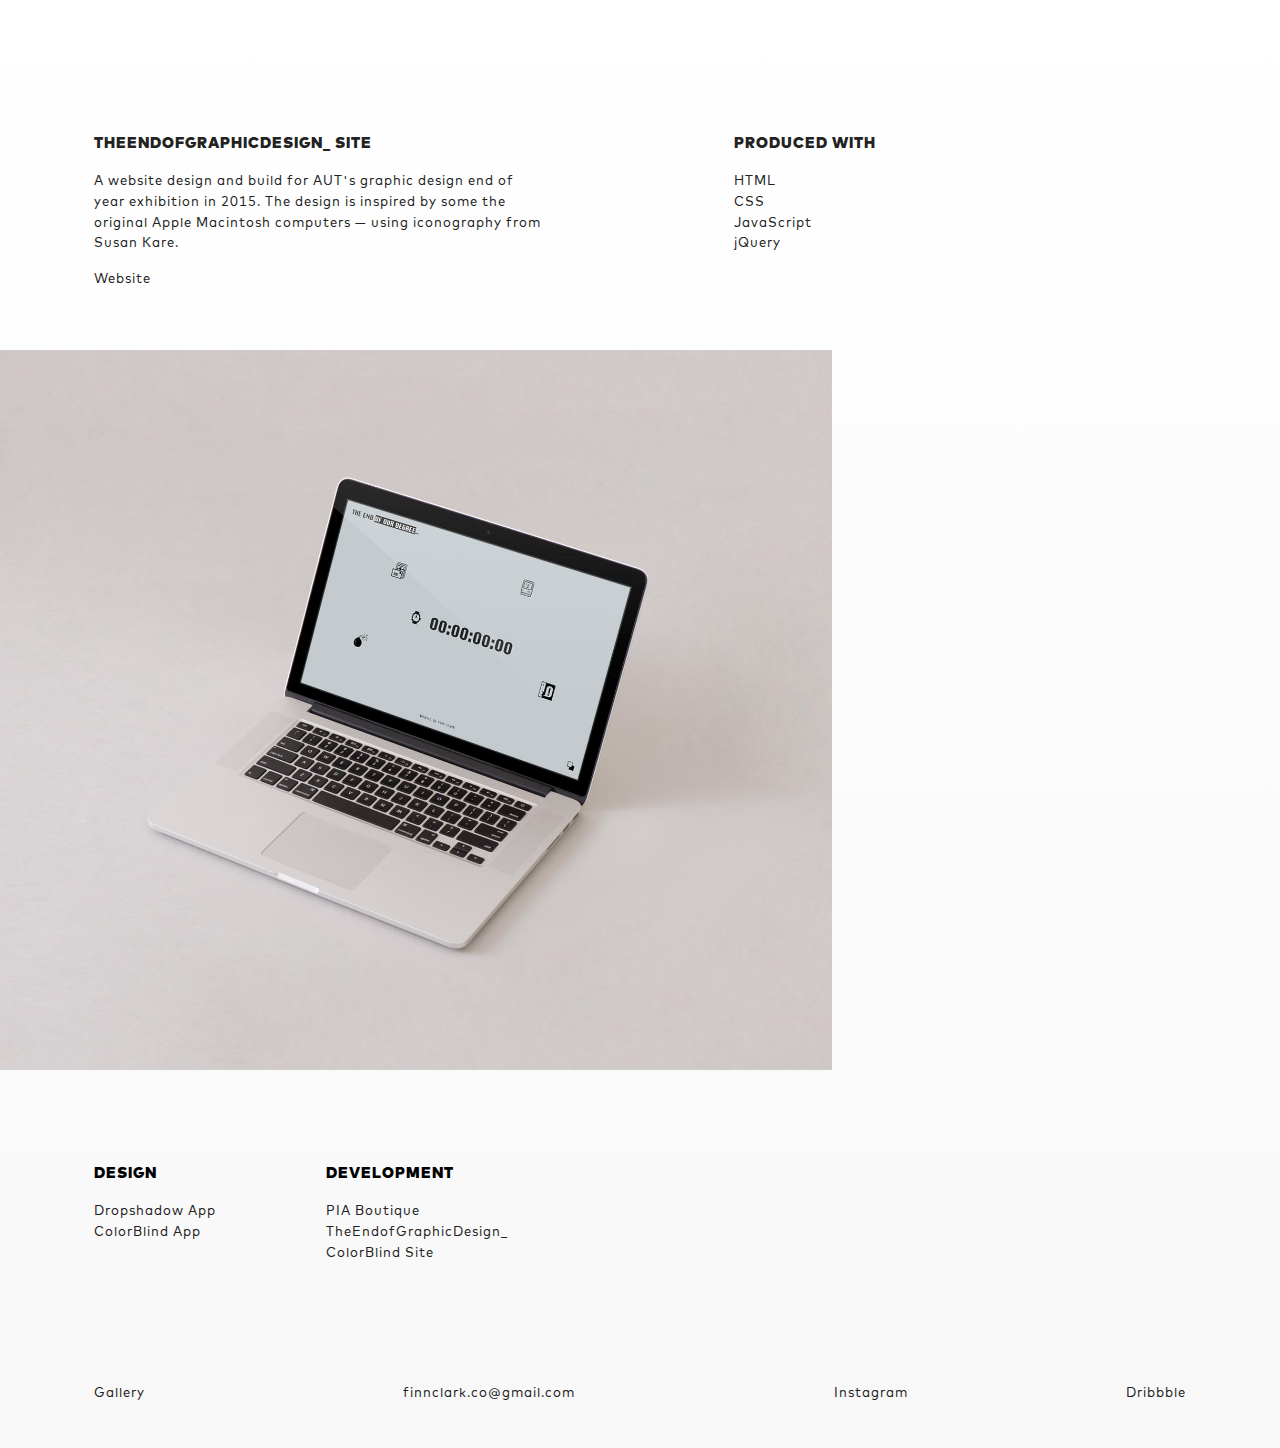
<file: theendofgraphicdesign.html>
<html>
  <head>
    <meta charset="utf-8">
    <meta name="viewport" content="width=device-width, height=device-height, initial-scale=1.0, user-scalable=0, minimum-scale=1.0, maximum-scale=1.0">
    <meta name="apple-mobile-web-app-capable" content="yes">
    <script type="text/javascript" src="js/jquery-3.0.0.min.js"></script>
    <link rel="stylesheet" href="stylesheets/base.css">
    <title>TheEndofGraphicDesign_ Site | Finn Clark</title>
  </head>
  <body class="portfolio project">
    <!-- Google Tag Manager -->
    <noscript><iframe src="//www.googletagmanager.com/ns.html?id=GTM-MCKX7C"
    height="0" width="0" style="display:none;visibility:hidden"></iframe></noscript>
    <script>(function(w,d,s,l,i){w[l]=w[l]||[];w[l].push({'gtm.start':
    new Date().getTime(),event:'gtm.js'});var f=d.getElementsByTagName(s)[0],
    j=d.createElement(s),dl=l!='dataLayer'?'&l='+l:'';j.async=true;j.src=
    '//www.googletagmanager.com/gtm.js?id='+i+dl;f.parentNode.insertBefore(j,f);
    })(window,document,'script','dataLayer','GTM-MCKX7C');</script>
    <!-- End Google Tag Manager -->

    <div class="overlay-wrap about-wrap">
      <a href="#" class="about-close overlay-close">
        <svg version="1.1" id="Layer_1" xmlns="http://www.w3.org/2000/svg" xmlns:xlink="http://www.w3.org/1999/xlink" x="0px" y="0px" width="24px" height="24px" viewBox="0 0 24 24" enable-background="new 0 0 24 24" xml:space="preserve">
          <path d="M24,20.188l-8.314-8.208l8.199-8.282L20.188,0l-8.211,8.318l-8.31-8.203L0,3.781l8.321,8.24l-8.206,8.313L3.781,24l8.237-8.318l8.285,8.203L24,20.188z"/>
        </svg>
      </a>
      <div class="overlay-copy">
        <h2 class="overlay-title">About</h2>
        <div class="education">
          <ul>
            <li><h2>Education</h2></li>
            <li>Bachelor of Design - Majoring in Graphic Design</li>
          </ul>
        </div>
        <div class="experience">
          <ul>
            <li><h2>Previously At</h2></li>
            <li><a href="http://redantler.com">Red Antler <span>—New York, USA</span></a></li>
            <li><a href="http://dreamconfig.com">Dream Config <span>—Auckland, NZ</span></a></li>
            <li><a href="http://hatch.nz">Hatch <span>—Auckland, NZ</span></a></li>
          </ul>
        </div>
        <div class="skills">
          <ul>
            <li class="skills-title"><h2>Skills</h2></li>
            <div>
              <h3>Developent</h3>
              <li>HTML</li>
              <li>CSS</li>
              <li>JavaScript</li>
              <li>jQuery</li>
            </div>
            <div>
              <h3>Design</h3>
              <li>Adobe Creative Suite</li>
              <li>Sketch</li>
              <li>Photography</li>
            </div>
            <div>
              <h3>Currently Learning</h3>
              <li>Meteor JS</li>
            </div>
          </ul>
        </div>
      </div>
    </div>
    <nav>
      <div id="nav-slide">
        <ul class="nav-title">
          <li>
            <h2><a href="http://finnclark.co">Finn Clark</a></h2>
            <ul class="nav-dropdown">
              <li><a href="#" class="about-button"><h2>About</h2></a></li>
              <li><a href="/gallery"><h2>Gallery</h2></a></li>
            </ul>
          </li>
        </ul>
      </div>
    </nav>

    <div class="top-wrap project-info-wrap">
      <div class="project-description" id="projectDescription">
        <ul>
          <li><h3>TheEndofGraphicDesign_ Site</h3></li>
          <li>
            A website design and build for AUT's graphic design end of year exhibition in 2015. The design is inspired by some the original Apple Macintosh computers — using iconography from Susan Kare.
          </li>
          <a href="http://finnclark.github.io/theend/">Website</a>
        </ul>
      </div>
      <div class="project-tools" id="projectTools">
        <ul>
          <li><h3>Produced With</h3></li>
          <li>HTML</li>
					<li>CSS</li>
          <li>JavaScript</li>
          <li>jQuery</li>
        </ul>
      </div>
    </div>

    <div class="project-content theendofgraphicdesign-content">
      <div id="projectImg1"><span></span></div>
      <div>
        <div id="projectImg2"></div>
        <div id="projectImg3"></div>
      </div>
    </div>

    <div class="parallax-wrap">
    </div>

    <div class="footer-wrap">
      <div class="top-wrap">
        <div class="design">
          <ul>
            <li><h3>Design</h3></li>
            <li><a href="/dropshadow">Dropshadow App</a></li>
            <li><a href="/colorblindapp">ColorBlind App</a></li>
          </ul>
        </div>
        <div class="development">
          <ul>
            <li><h3>Development</h3></li>
            <li><a href="/piaboutique">PIA Boutique</a></li>
            <li><a href="/theendofgraphicdesign">TheEndofGraphicDesign_</a></li>
            <li><a href="/colorblindsite">ColorBlind Site</a></li>
          </ul>
        </div>
      </div>

      <div class="bottom-wrap">
        <div class="gallery">
          <a href="/gallery">Gallery</a>
        </div>
        <div class="email">
          <a href="mailto:finnclark.co@gmail.com?Subject=Hello%20Finn">finnclark.co@gmail.com</a>
        </div>
        <div class="social">
          <a href="https://instagram.com/finnhello">Instagram</a>
          <a href="https://dribbble.com/finnhello">Dribbble</a>
          <!-- <a href="https://github.com/finnclark">Github</a> -->
        </div>
      </div>
    </div>
    <script type="text/javascript" src="js/main.js"></script>
    <script type="text/javascript" src="js/parallax.js"></script>
  </body>
</html>
</file>
<file: stylesheets/base.css>
@font-face {
  font-family: 'newzald-black';
  src: url(../../assets/fonts/Newzald-Black.otf); }
@font-face {
  font-family: 'inputmono-reg';
  src: url(../../assets/fonts/InputMonoCondensed-Regular.ttf); }
@font-face {
  font-family: 'inputmono-italic';
  src: url(../../assets/fonts/InputMonoCondensed-Italic.ttf); }
@font-face {
  font-family: 'inputmono-bold';
  src: url(../../assets/fonts/InputMonoCondensed-Bold.ttf); }
@font-face {
  font-family: 'mark-regular';
  src: url(../../assets/fonts/MarkBook.otf); }
@font-face {
  font-family: 'mark-medium';
  src: url(../../assets/fonts/MarkMedium.otf); }
@font-face {
  font-family: 'mark-black';
  src: url(../../assets/fonts/MarkBlack.otf); }
h2 {
  font-family: "mark-black";
  text-transform: uppercase;
  font-size: 15px;
  letter-spacing: 1.5; }

body.gallery {
  margin: 0; }

body.portfolio {
  background: #F8F8F8;
  background: -webkit-linear-gradient(bottom, #F8F8F8, white);
  background: -o-linear-gradient(top, #F8F8F8, white);
  background: -moz-linear-gradient(top, #F8F8F8, white);
  background: linear-gradient(to top, #F8F8F8, white);
  margin: 0; }
  body.portfolio ::-webkit-scrollbar {
    display: none; }

body.active {
  overflow-y: hidden; }

@media (pointer: coarse) {
  nav .slide-down:after {
    content: '';
    z-index: -1;
    width: 100vw;
    height: 45px;
    background-color: #FFFFFF;
    position: absolute;
    top: -15px;
    left: 0; }
  nav .nav-dropdown {
    -webkit-transition: all 0.2s ease-in-out;
    -moz-transition: all 0.2s ease-in-out;
    -o-transition: all 0.2s ease-in-out;
    display: inline-flex;
    opacity: 1 !important; }
    nav .nav-dropdown li {
      margin: 0 !important; }
  nav ul li {
    margin-top: -5px; }
    nav ul li h2 {
      float: left; } }
    @media (pointer: coarse) and (max-width: 420px) {
      nav ul li h2 {
        font-size: 13px !important;
        padding: 5px 10px !important; } }

nav {
  display: flex;
  text-align: center; }
  nav div {
    -webkit-transition: all 300ms cubic-bezier(0.885, 0.045, 0.285, 1);
    /* older webkit */
    -webkit-transition: all 0.35s cubic-bezier(0.885, 0.045, 0.285, 1.03);
    -moz-transition: all 0.35s cubic-bezier(0.885, 0.045, 0.285, 1.03);
    -o-transition: all 0.35s cubic-bezier(0.885, 0.045, 0.285, 1.03);
    transition: all 0.35s cubic-bezier(0.885, 0.045, 0.285, 1.03);
    /* custom */
    z-index: 1;
    position: fixed;
    top: 15px;
    left: 0;
    right: 0; }
  nav #nav-slide {
    transform: translateY(-40px);
    opacity: 0; }
  nav #nav-slide.slide-down {
    transform: translateY(0px);
    opacity: 1; }
  nav ul {
    display: inline-block;
    margin: 0;
    padding: 0; }
    nav ul li {
      list-style: none; }
      nav ul li h2 {
        -webkit-transition: all 0.2s ease-in-out;
        -moz-transition: all 0.2s ease-in-out;
        -o-transition: all 0.2s ease-in-out;
        padding: 5px 15px;
        margin: 0;
        cursor: pointer; }
        nav ul li h2 a {
          -webkit-transition: all 0.2s ease-in-out;
          -moz-transition: all 0.2s ease-in-out;
          -o-transition: all 0.2s ease-in-out;
          color: #222222 !important;
          text-decoration: none; }
          nav ul li h2 a:hover {
            color: #98CAC9 !important; }
  nav .nav-title h2:hover + .nav-dropdown {
    -webkit-transition: all 0.2s ease-in-out;
    -moz-transition: all 0.2s ease-in-out;
    -o-transition: all 0.2s ease-in-out;
    opacity: 1; }
    nav .nav-title h2:hover + .nav-dropdown li {
      -webkit-transition: all 0.2s ease-in-out;
      -moz-transition: all 0.2s ease-in-out;
      -o-transition: all 0.2s ease-in-out;
      margin: 0; }
  nav .nav-dropdown {
    -webkit-transition: all 0.2s ease-in-out;
    -moz-transition: all 0.2s ease-in-out;
    -o-transition: all 0.2s ease-in-out;
    opacity: 0; }
    nav .nav-dropdown:hover {
      opacity: 1; }
      nav .nav-dropdown:hover li {
        margin: 0 !important; }
    nav .nav-dropdown li {
      -webkit-transition: all 0.2s ease-in-out;
      -moz-transition: all 0.2s ease-in-out;
      -o-transition: all 0.2s ease-in-out;
      margin-top: -20px; }
      nav .nav-dropdown li a {
        text-decoration: none;
        color: #222222; }
        nav .nav-dropdown li a:hover {
          color: #98CAC9; }
    nav .nav-dropdown li:nth-last-child(1) {
      margin-top: -35px; }

.footer-wrap {
  overflow: hidden;
  width: 100%;
  letter-spacing: 1;
  line-height: 1.6; }
  .footer-wrap h3 {
    font-family: "mark-black";
    text-transform: uppercase;
    font-size: 15px; }
  .footer-wrap a {
    font-size: 13px;
    -webkit-transition: all 0.2s ease-in-out;
    -moz-transition: all 0.2s ease-in-out;
    -o-transition: all 0.2s ease-in-out;
    font-family: "mark-regular";
    text-decoration: none;
    color: #222222; }

.top-wrap, .bottom-wrap {
  display: flex;
  flex-wrap: wrap;
  padding: 0 30px; }
  @media (min-width: 420px) {
    .top-wrap, .bottom-wrap {
      padding: 0 5%; } }
  .top-wrap div, .bottom-wrap div {
    padding: 0;
    flex-basis: 0; }
    @media (min-width: 420px) {
      .top-wrap div, .bottom-wrap div {
        padding: 0 30px; } }
    .top-wrap div ul, .bottom-wrap div ul {
      padding: 0; }
      .top-wrap div ul li, .bottom-wrap div ul li {
        list-style: none;
        display: flex; }
        .top-wrap div ul li a, .bottom-wrap div ul li a {
          flex-shrink: 0; }

.top-wrap {
  margin-bottom: 100px; }
  .top-wrap div {
    flex-grow: 1; }
  .top-wrap .development:after {
    content: '';
    display: flex;
    top: 20px;
    right: 0px;
    left: 0;
    margin: 0 auto;
    position: relative;
    width: 1px;
    height: 40px;
    background-color: #000000; }
  @media (max-width: 440px) {
    .top-wrap {
      margin-bottom: 20px; }
      .top-wrap div {
        width: 100%;
        flex-basis: auto;
        justify-content: center;
        text-align: center; }
        .top-wrap div h3 {
          margin: 30px auto 20px;
          font-size: 18px; }
        .top-wrap div a {
          -webkit-transition: all 0.2s ease-in-out;
          -moz-transition: all 0.2s ease-in-out;
          -o-transition: all 0.2s ease-in-out;
          margin: 0 auto;
          line-height: 2.8;
          font-size: 15px;
          padding: 0 15px; }
          .top-wrap div a:hover {
            padding: 0 20px;
            color: #98CAC9; } }
  @media (min-width: 441px) {
    .top-wrap div {
      justify-content: flex-start; }
      .top-wrap div a:before {
        -webkit-transition: all 0.2s ease-in-out;
        -moz-transition: all 0.2s ease-in-out;
        -o-transition: all 0.2s ease-in-out;
        content: '';
        position: relative;
        display: inline-block;
        width: 3px;
        height: 3px;
        background-color: transparent;
        border-radius: 50%;
        margin-bottom: 3px;
        margin-left: -3px;
        margin-right: 0px; }
      .top-wrap div a:hover {
        background-color: transparent; }
        .top-wrap div a:hover:before {
          margin-right: 10px;
          background-color: #000000; }
    .top-wrap .development:after {
      display: none; } }
  @media (min-width: 700px) {
    .top-wrap .design {
      flex-grow: 1; }
    .top-wrap .development {
      flex-grow: 5; } }

.bottom-wrap {
  margin-bottom: 25px; }
  .bottom-wrap .gallery {
    justify-content: center;
    flex-basis: auto;
    width: 100%;
    margin: 0 auto 180px;
    padding-top: 30px; }
    .bottom-wrap .gallery a {
      line-height: 2.3;
      font-size: 15px;
      border-bottom: 1px solid transparent; }
      .bottom-wrap .gallery a:hover {
        color: #98CAC9; }
  .bottom-wrap .email {
    border: 1px solid #E3E3E3;
    justify-content: center;
    margin: 0px;
    -webkit-transition: all 0.2s ease-in-out;
    -moz-transition: all 0.2s ease-in-out;
    -o-transition: all 0.2s ease-in-out; }
    .bottom-wrap .email a {
      margin: 15px auto;
      font-size: 15px;
      line-height: 2.8; }
    .bottom-wrap .email:hover {
      background-color: #EFEFEF; }
  .bottom-wrap div {
    flex-grow: 1;
    flex-basis: auto;
    display: flex;
    padding: 0;
    margin: 15px 0; }
  .bottom-wrap .social {
    margin: 0 auto;
    justify-content: space-between; }
    .bottom-wrap .social a {
      line-height: 2.8;
      font-size: 14px;
      margin: 20px 10px 0; }
      .bottom-wrap .social a:first-child {
        margin-left: 0;
        padding-left: 0; }
      .bottom-wrap .social a:last-child {
        margin-right: 0;
        padding-right: 0; }
  @media (min-width: 441px) {
    .bottom-wrap .gallery, .bottom-wrap .email, .bottom-wrap .social {
      padding: 0 30px;
      margin: 5px 0; }
      .bottom-wrap .gallery a, .bottom-wrap .email a, .bottom-wrap .social a {
        font-size: 13px;
        line-height: 1.5; }
        .bottom-wrap .gallery a:hover, .bottom-wrap .email a:hover, .bottom-wrap .social a:hover {
          padding: 0;
          color: #98CAC9; }
    .bottom-wrap .gallery {
      width: auto;
      justify-content: flex-start;
      margin: 5px 0;
      border: none;
      padding-top: 0;
      background-image: none; }
      .bottom-wrap .gallery a {
        line-height: 1.5;
        border: none; }
        .bottom-wrap .gallery a:before {
          -webkit-transition: all 0.2s ease-in-out;
          -moz-transition: all 0.2s ease-in-out;
          -o-transition: all 0.2s ease-in-out;
          content: '';
          position: relative;
          display: inline-block;
          width: 3px;
          height: 3px;
          background-color: transparent;
          border-radius: 50%;
          margin-bottom: 3px;
          margin-left: -3px;
          margin-right: 0px; }
        .bottom-wrap .gallery a:hover {
          background-color: transparent; }
          .bottom-wrap .gallery a:hover:before {
            margin-right: 10px;
            background-color: #000000; }
        .bottom-wrap .gallery a:hover {
          color: #000000;
          margin-right: -10px;
          border: none; }
    .bottom-wrap .email {
      border: none;
      justify-content: flex-end;
      background-image: none; }
      .bottom-wrap .email:hover {
        background: none; }
      .bottom-wrap .email a {
        margin: 0; }
    .bottom-wrap .social {
      background-image: none; }
      .bottom-wrap .social a {
        margin: 0 10px; } }
  @media (min-width: 732px) {
    .bottom-wrap .gallery, .bottom-wrap .email, .bottom-wrap .social {
      justify-content: space-between;
      margin-bottom: 20px; } }

.about-wrap.active {
  transform: translateY(0);
  background-color: #F8F8F8;
  z-index: 2;
  opacity: 1; }

.overlay-wrap {
  -webkit-transition: all 0.4s ease-in-out;
  -moz-transition: all 0.4s ease-in-out;
  -o-transition: all 0.4s ease-in-out;
  width: 100vw;
  height: 100vh;
  min-height: 100%;
  max-height: 100vh;
  position: fixed;
  top: 0;
  background-color: #F8F8F8;
  transform: translateY(-140vh); }
  @media (min-width: 441px) {
    .overlay-wrap {
      transform: translateY(-140%); } }
  .overlay-wrap .overlay-close {
    position: fixed;
    top: 30px;
    right: 30px; }
    .overlay-wrap .overlay-close svg {
      -webkit-transition: all 300ms cubic-bezier(0.885, 0.045, 0.285, 1);
      /* older webkit */
      -webkit-transition: all 0.35s cubic-bezier(0.885, 0.045, 0.285, 1.03);
      -moz-transition: all 0.35s cubic-bezier(0.885, 0.045, 0.285, 1.03);
      -o-transition: all 0.35s cubic-bezier(0.885, 0.045, 0.285, 1.03);
      transition: all 0.35s cubic-bezier(0.885, 0.045, 0.285, 1.03);
      /* custom */
      width: 15px;
      height: 15px;
      fill: #222222; }
      .overlay-wrap .overlay-close svg:hover {
        fill: #98CAC9;
        -moz-transform: rotate(-90deg);
        -o-transform: rotate(-90deg);
        -ms-transform: rotate(-90deg);
        -webkit-transform: rotate(-90deg);
        transform: rotate(-90deg); }
  .overlay-wrap .overlay-copy {
    height: 90vh;
    overflow-y: scroll;
    margin: 0 auto;
    text-align: center;
    max-width: 800px;
    padding: 50px 15%; }
    .overlay-wrap .overlay-copy .overlay-title {
      margin: 0 0 10vh;
      text-align: center;
      color: #98CAC9; }
    .overlay-wrap .overlay-copy div {
      text-align: center;
      margin-bottom: 40px; }
      .overlay-wrap .overlay-copy div ul {
        padding: 0; }
        .overlay-wrap .overlay-copy div ul li {
          list-style: none;
          font-family: "mark-regular";
          color: #454545;
          letter-spacing: 1;
          line-height: 2;
          font-size: 14px; }
          .overlay-wrap .overlay-copy div ul li h2 {
            font-size: 14px;
            color: #222222; }
            .overlay-wrap .overlay-copy div ul li h2:after {
              content: '';
              display: flex;
              top: 5px;
              right: 0px;
              left: 0;
              margin: 0 auto;
              position: relative;
              width: 1px;
              height: 20px;
              background-color: #98CAC9; }
          .overlay-wrap .overlay-copy div ul li a {
            text-decoration: none;
            color: #454545;
            -webkit-transition: all 0.2s ease-in-out;
            -moz-transition: all 0.2s ease-in-out;
            -o-transition: all 0.2s ease-in-out; }
            .overlay-wrap .overlay-copy div ul li a:before {
              -webkit-transition: all 0.2s ease-in-out;
              -moz-transition: all 0.2s ease-in-out;
              -o-transition: all 0.2s ease-in-out;
              content: '';
              position: relative;
              display: inline-block;
              width: 3px;
              height: 3px;
              background-color: transparent;
              border-radius: 50%;
              margin-bottom: 3px;
              margin-left: -3px;
              margin-right: 0px; }
            .overlay-wrap .overlay-copy div ul li a:hover {
              background-color: transparent; }
              .overlay-wrap .overlay-copy div ul li a:hover:before {
                margin-right: 10px;
                background-color: #222222; }
            .overlay-wrap .overlay-copy div ul li a span {
              color: #222222 !important;
              font-style: oblique;
              font-size: 10px; }
      @media (min-width: 441px) {
        .overlay-wrap .overlay-copy div {
          text-align: left; }
          .overlay-wrap .overlay-copy div ul li {
            line-height: 1.6;
            font-size: 13px; }
            .overlay-wrap .overlay-copy div ul li h2 {
              font-size: 15px; }
              .overlay-wrap .overlay-copy div ul li h2:after {
                display: none; } }
    .overlay-wrap .overlay-copy .skills {
      margin-bottom: 0; }
      .overlay-wrap .overlay-copy .skills ul {
        display: flex;
        flex-wrap: wrap; }
        .overlay-wrap .overlay-copy .skills ul .skills-title {
          flex-shrink: 0;
          width: 100%; }
          .overlay-wrap .overlay-copy .skills ul .skills-title h2 {
            margin-bottom: 10px; }
        .overlay-wrap .overlay-copy .skills ul div {
          width: 100%;
          margin-bottom: 25px; }
          .overlay-wrap .overlay-copy .skills ul div h3 {
            color: #98CAC9;
            font-family: "mark-regular";
            padding-bottom: 5px;
            letter-spacing: 1;
            font-weight: 100;
            font-size: 12px;
            font-style: oblique;
            text-transform: uppercase; }
          @media (min-width: 441px) {
            .overlay-wrap .overlay-copy .skills ul div {
              width: 50%; }
              .overlay-wrap .overlay-copy .skills ul div h3 {
                font-size: 12px; } }

.project-info-wrap {
  overflow: hidden;
  width: 100%;
  letter-spacing: 1;
  line-height: 1.6;
  padding: 100px 0 60px 0;
  margin: 0; }
  .project-info-wrap .project-description.visible, .project-info-wrap .project-tools.visible {
    opacity: 1;
    transform: translateY(0); }
  .project-info-wrap .project-description, .project-info-wrap .project-tools {
    -webkit-transition: all 0.2s ease-in-out;
    -moz-transition: all 0.2s ease-in-out;
    -o-transition: all 0.2s ease-in-out;
    opacity: 0;
    text-align: left;
    transform: translateY(-20px);
    padding-left: calc(5% + 30px);
    padding-right: calc(5% + 30px); }
    .project-info-wrap .project-description h3, .project-info-wrap .project-tools h3 {
      font-family: "mark-black";
      text-transform: uppercase;
      font-size: 15px; }
    .project-info-wrap .project-description li, .project-info-wrap .project-description a, .project-info-wrap .project-tools li, .project-info-wrap .project-tools a {
      font-size: 13px;
      -webkit-transition: all 0.2s ease-in-out;
      -moz-transition: all 0.2s ease-in-out;
      -o-transition: all 0.2s ease-in-out;
      font-family: "mark-regular";
      text-decoration: none;
      color: #222222; }
    .project-info-wrap .project-description a, .project-info-wrap .project-tools a {
      position: relative;
      top: 15px; }

.project-content {
  width: 100vw;
  height: 50vh;
  margin-bottom: 60px;
  display: inline-block;
  padding-bottom: 80vh; }
  .project-content div:nth-child(1) {
    width: 100vw;
    height: 100%;
    background-size: cover;
    background-position: center center; }
  .project-content div:nth-child(2) {
    display: flex;
    flex-direction: column; }
    .project-content div:nth-child(2) div {
      height: 40vh;
      background-size: cover;
      background-position: top left; }
  .project-content #projectImg1:before, .project-content #projectImg1:after {
    content: '';
    width: 2px;
    height: 100%;
    background-position: center center;
    background-size: cover;
    background-repeat: no-repeat; }
  .project-content #projectImg1:before {
    float: left;
    background-color: blue; }
  .project-content #projectImg1:after {
    float: right;
    background-color: blue; }
  .project-content #projectImg1 span:before, .project-content #projectImg1 span:after {
    content: '';
    width: calc(100%);
    margin-left: -2px;
    height: 2px;
    position: absolute;
    display: inline-block;
    background-position: center center;
    background-size: cover;
    background-repeat: no-repeat; }
  .project-content #projectImg1 span:before {
    top: 0;
    background-color: blue; }
  .project-content #projectImg1 span:after {
    bottom: 0;
    background-color: blue; }
  .project-content #projectImg1, .project-content #projectImg2, .project-content #projectImg3 {
    -webkit-transition: all 0.2s ease-in-out;
    -moz-transition: all 0.2s ease-in-out;
    -o-transition: all 0.2s ease-in-out;
    opacity: 0;
    transform: translateY(20px); }
  .project-content #projectImg1.visible, .project-content #projectImg2.visible, .project-content #projectImg3.visible {
    opacity: 1;
    transform: translateY(0px); }
  @media (min-width: 768px) {
    .project-content {
      height: 80vh;
      display: flex;
      padding-bottom: 0; }
      .project-content div:nth-child(1) {
        width: 65vw; }
      .project-content div:nth-child(2) div {
        height: 40vh;
        width: 35vw; } }

.project .parallax-wrap {
  display: none; }

.dropshadow-content #projectImg1 {
  background-image: url("../assets/img/dropshadow1.png"); }
  .dropshadow-content #projectImg1:before, .dropshadow-content #projectImg1:after, .dropshadow-content #projectImg1 span:before, .dropshadow-content #projectImg1 span:after {
    display: none; }
.dropshadow-content #projectImg2 {
  background-image: url("../assets/img/dropshadow2.png");
  background-position: center center; }
.dropshadow-content #projectImg3 {
  background-image: url("../assets/img/dropshadow3.png");
  background-position: center center; }

.colorblindapp-content #projectImg1 {
  background-image: url("../assets/img/colorblindapp3.jpg"); }
  .colorblindapp-content #projectImg1:before, .colorblindapp-content #projectImg1:after, .colorblindapp-content #projectImg1 span:before, .colorblindapp-content #projectImg1 span:after {
    display: none; }
.colorblindapp-content #projectImg2 {
  background-image: url("../assets/img/colorblindapp1.jpg"); }
.colorblindapp-content #projectImg3 {
  background-image: url("../assets/img/colorblindapp2.jpg"); }

.piaboutique-content #projectImg1 {
  background-image: url("../assets/img/piaboutique1.png"); }
  .piaboutique-content #projectImg1:before, .piaboutique-content #projectImg1:after, .piaboutique-content #projectImg1 span:before, .piaboutique-content #projectImg1 span:after {
    background-image: url("../assets/img/pia-bg2.jpg"); }
.piaboutique-content #projectImg2 {
  background-image: url("../assets/img/piaboutique2.png"); }
.piaboutique-content #projectImg3 {
  background-image: url("../assets/img/piaboutique3.jpg"); }

.theendofgraphicdesign-content #projectImg1 {
  background-image: url("../assets/img/theendofgraphicdesign1.jpg"); }
  .theendofgraphicdesign-content #projectImg1:before, .theendofgraphicdesign-content #projectImg1:after, .theendofgraphicdesign-content #projectImg1 span:before, .theendofgraphicdesign-content #projectImg1 span:after {
    display: none; }
.theendofgraphicdesign-content #projectImg2 {
  background-image: url("../assets/img/theendofgraphicdesign2.png"); }
.theendofgraphicdesign-content #projectImg3 {
  background-image: url("../assets/img/theendofgraphicdesign3.png"); }

.colorblindsite-content #projectImg1 {
  background-image: url("../assets/img/colorblindsite1.jpg"); }
  .colorblindsite-content #projectImg1:before, .colorblindsite-content #projectImg1:after, .colorblindsite-content #projectImg1 span:before, .colorblindsite-content #projectImg1 span:after {
    display: none; }
.colorblindsite-content #projectImg2 {
  background-image: url("../assets/img/colorblindsite2.png");
  height: 80vh; }
.colorblindsite-content #projectImg3 {
  background-image: url("../assets/img/test-6.jpg");
  display: none; }

body.gallery .gallery-wrap {
  margin: 100px auto 60px;
  max-width: 1280px;
  display: flex;
  flex-wrap: wrap; }
  @media (min-width: 600px) {
    body.gallery .gallery-wrap {
      margin: 100px auto; } }
  body.gallery .gallery-wrap .gallery-image.visible {
    opacity: 1; }
  body.gallery .gallery-wrap .gallery-image {
    -webkit-transition: all 300ms cubic-bezier(0.885, 0.045, 0.285, 1);
    /* older webkit */
    -webkit-transition: all 0.35s cubic-bezier(0.885, 0.045, 0.285, 1.03);
    -moz-transition: all 0.35s cubic-bezier(0.885, 0.045, 0.285, 1.03);
    -o-transition: all 0.35s cubic-bezier(0.885, 0.045, 0.285, 1.03);
    transition: all 0.35s cubic-bezier(0.885, 0.045, 0.285, 1.03);
    /* custom */
    display: block;
    background-size: cover;
    background-position: center center;
    background-repeat: no-repeat;
    width: calc(50vw - 30px);
    height: 27vw;
    margin: 10px 15px;
    cursor: zoom-in;
    opacity: 0; }
    @media (min-width: 600px) {
      body.gallery .gallery-wrap .gallery-image {
        width: calc(33.3% - 40px);
        height: 18vw;
        margin: 20px; } }
    @media (min-width: 900px) {
      body.gallery .gallery-wrap .gallery-image {
        width: calc(25% - 40px);
        height: 13vw; } }
    @media (min-width: 1024px) {
      body.gallery .gallery-wrap .gallery-image {
        width: calc(20% - 40px);
        height: 10vw; } }
    @media (min-width: 1280px) {
      body.gallery .gallery-wrap .gallery-image {
        width: calc(20% - 40px);
        height: 125px; } }
    body.gallery .gallery-wrap .gallery-image .close-btn {
      visibility: hidden;
      height: 600px;
      min-width: 100%;
      cursor: zoom-out;
      fill: transparent;
      background: none; }
      body.gallery .gallery-wrap .gallery-image .close-btn svg {
        -webkit-transition: all 300ms cubic-bezier(0.885, 0.045, 0.285, 1);
        /* older webkit */
        -webkit-transition: all 0.35s cubic-bezier(0.885, 0.045, 0.285, 1.03);
        -moz-transition: all 0.35s cubic-bezier(0.885, 0.045, 0.285, 1.03);
        -o-transition: all 0.35s cubic-bezier(0.885, 0.045, 0.285, 1.03);
        transition: all 0.35s cubic-bezier(0.885, 0.045, 0.285, 1.03);
        /* custom */
        fill: #000000;
        margin: 10px;
        float: right;
        width: 15px;
        height: 15px;
        cursor: zoom-out; }
      body.gallery .gallery-wrap .gallery-image .close-btn:hover svg {
        -moz-transform: rotate(-90deg);
        -o-transform: rotate(-90deg);
        -ms-transform: rotate(-90deg);
        -webkit-transform: rotate(-90deg);
        transform: rotate(-90deg);
        fill: #EFEFEF !important; }
  body.gallery .gallery-wrap .image-hidden {
    -webkit-transition: all 300ms cubic-bezier(0.885, 0.045, 0.285, 1);
    /* older webkit */
    -webkit-transition: all 0.35s cubic-bezier(0.885, 0.045, 0.285, 1.03);
    -moz-transition: all 0.35s cubic-bezier(0.885, 0.045, 0.285, 1.03);
    -o-transition: all 0.35s cubic-bezier(0.885, 0.045, 0.285, 1.03);
    transition: all 0.35s cubic-bezier(0.885, 0.045, 0.285, 1.03);
    /* custom */
    display: none; }
  body.gallery .gallery-wrap .image-active {
    -webkit-transition: all 300ms cubic-bezier(0.885, 0.045, 0.285, 1);
    /* older webkit */
    -webkit-transition: all 0.35s cubic-bezier(0.885, 0.045, 0.285, 1.03);
    -moz-transition: all 0.35s cubic-bezier(0.885, 0.045, 0.285, 1.03);
    -o-transition: all 0.35s cubic-bezier(0.885, 0.045, 0.285, 1.03);
    transition: all 0.35s cubic-bezier(0.885, 0.045, 0.285, 1.03);
    /* custom */
    min-width: calc(100vw - 20px);
    max-width: calc(100vw - 20px);
    height: 300px !important;
    margin: 10px;
    position: relative;
    top: 0;
    left: 0;
    cursor: default !important; }
    @media (min-width: 600px) {
      body.gallery .gallery-wrap .image-active {
        height: 400px !important; } }
    @media (min-width: 900px) {
      body.gallery .gallery-wrap .image-active {
        height: 600px !important; } }
    @media (min-width: 1280px) {
      body.gallery .gallery-wrap .image-active {
        min-width: calc(100% - 20px);
        max-width: calc(100% - 20px); } }
    body.gallery .gallery-wrap .image-active .close-btn {
      visibility: visible; }
  body.gallery .gallery-wrap div:nth-child(1) {
    background-image: url("../assets/img/gallery/NYC-13Aug2016-15.jpg"); }
  body.gallery .gallery-wrap div:nth-child(2) {
    background-image: url("../assets/img/gallery/kinetic4.jpg"); }
  body.gallery .gallery-wrap div:nth-child(3) {
    background-image: url("../assets/img/gallery/DCSnowSummit-Sep2016-58.jpg"); }
  body.gallery .gallery-wrap div:nth-child(4) {
    background-image: url("../assets/img/gallery/uplands6.jpg"); }
  body.gallery .gallery-wrap div:nth-child(5) {
    background-image: url("../assets/img/gallery/Bella-Headshot-14.jpg"); }
  body.gallery .gallery-wrap div:nth-child(6) {
    background-image: url("../assets/img/gallery/thepoint7.jpg"); }
  body.gallery .gallery-wrap div:nth-child(7) {
    background-image: url("../assets/img/gallery/ahika7.jpg"); }
  body.gallery .gallery-wrap div:nth-child(8) {
    background-image: url("../assets/img/gallery/NDC_House1-63.jpg"); }
  body.gallery .gallery-wrap div:nth-child(9) {
    background-image: url("../assets/img/gallery/DCSnowSummit-Sep2016-75.jpg"); }
  body.gallery .gallery-wrap div:nth-child(10) {
    background-image: url("../assets/img/gallery/NDC_House1-19.jpg"); }
  body.gallery .gallery-wrap div:nth-child(11) {
    background-image: url("../assets/img/gallery/tom-piha6.jpg"); }
  body.gallery .gallery-wrap div:nth-child(12) {
    background-image: url("../assets/img/gallery/kinetic9.jpg"); }
  body.gallery .gallery-wrap div:nth-child(13) {
    background-image: url("../assets/img/gallery/NYC-17Jun2016-6.jpg"); }
  body.gallery .gallery-wrap div:nth-child(14) {
    background-image: url("../assets/img/gallery/NYC-07May2016-2.jpg"); }
  body.gallery .gallery-wrap div:nth-child(15) {
    background-image: url("../assets/img/gallery/NYC-08May2016-8.jpg"); }
  body.gallery .gallery-wrap div:nth-child(16) {
    background-image: url("../assets/img/gallery/NDC_House2-15.jpg"); }
  body.gallery .gallery-wrap div:nth-child(17) {
    background-image: url("../assets/img/gallery/zac5.jpg"); }
  body.gallery .gallery-wrap div:nth-child(18) {
    background-image: url("../assets/img/gallery/ahika10.jpg"); }
  body.gallery .gallery-wrap div:nth-child(19) {
    background-image: url("../assets/img/gallery/NYC-02Aug2016-23.jpg"); }
  body.gallery .gallery-wrap div:nth-child(20) {
    background-image: url("../assets/img/gallery/DC_SouthIsland-28.jpg"); }

.parallax-wrap {
  height: 100vh; }
  .parallax-wrap .parallax-layer {
    -webkit-box-shadow: 0px 45px 150px -45px rgba(0, 0, 0, 0.25);
    -moz-box-shadow: 0px 45px 150px -45px rgba(0, 0, 0, 0.25);
    box-shadow: 0px 45px 150px -45px rgba(0, 0, 0, 0.25);
    width: 120px;
    height: auto;
    position: absolute;
    transition: all 0.25s ease-out, -webkit-transform 0.25s ease-out;
    transition-delay: 0s;
    opacity: 0;
    transform: translateY(-20px); }
    @media (min-width: 420px) {
      .parallax-wrap .parallax-layer {
        width: 200px; } }
    .parallax-wrap .parallax-layer:hover {
      margin-top: -5px !important; }
    .parallax-wrap .parallax-layer img {
      -webkit-transition: all 0.2s ease-in-out;
      -moz-transition: all 0.2s ease-in-out;
      -o-transition: all 0.2s ease-in-out;
      width: 100%;
      height: auto;
      overflow: hidden; }
  .parallax-wrap .parallax-layer.visible {
    opacity: 1 !important;
    transform: translateY(0); }
  .parallax-wrap .landingImg1 {
    top: 16vh;
    left: 0;
    right: 6vw;
    margin: 0 auto; }
  .parallax-wrap .landingImg2 {
    top: 29vh;
    left: 35vw;
    right: 0;
    margin: 0 auto; }
  .parallax-wrap .landingImg3 {
    top: 68vh;
    left: 0;
    right: 12vw;
    margin: 0 auto; }
  .parallax-wrap .landingImg4 {
    top: 38vh;
    left: 0;
    right: 40vw;
    margin: 0 auto; }
  .parallax-wrap .landingImg5 {
    top: 48vh;
    left: 13vw;
    right: 0;
    margin: 0 auto; }

/*! Flickity v1.0.2
http://flickity.metafizzy.co
---------------------------------------------- */
.flickity-enabled {
  position: relative; }

.flickity-enabled:focus {
  outline: none; }

.flickity-viewport {
  overflow: hidden;
  position: relative;
  height: 100%; }

.flickity-slider {
  position: absolute;
  width: 100%;
  height: 100%; }

/* draggable */
.flickity-enabled.is-draggable {
  -webkit-tap-highlight-color: transparent;
  tap-highlight-color: transparent;
  -webkit-user-select: none;
  -moz-user-select: none;
  -ms-user-select: none;
  user-select: none; }

.flickity-enabled.is-draggable .flickity-viewport {
  cursor: move;
  cursor: -webkit-grab;
  cursor: grab; }

.flickity-enabled.is-draggable .flickity-viewport.is-pointer-down {
  cursor: -webkit-grabbing;
  cursor: grabbing; }

/* ---- previous/next buttons ---- */
.flickity-prev-next-button {
  position: absolute;
  top: 50%;
  width: 30px;
  height: 30px;
  border: none;
  border-radius: 50%;
  background: white;
  background: rgba(255, 255, 255, 0.75);
  cursor: pointer;
  /* vertically center */
  -webkit-transform: translateY(-50%);
  -ms-transform: translateY(-50%);
  transform: translateY(-50%); }

.flickity-prev-next-button:hover {
  background: white; }

.flickity-prev-next-button:focus {
  outline: none;
  box-shadow: 0 0 0 5px #09F; }

.flickity-prev-next-button:active {
  filter: alpha(opacity=60);
  /* IE8 */
  opacity: 0.6; }

.flickity-prev-next-button.previous {
  left: 10px; }

.flickity-prev-next-button.next {
  right: 10px; }

/* right to left */
.flickity-rtl .flickity-prev-next-button.previous {
  left: auto;
  right: 10px; }

.flickity-rtl .flickity-prev-next-button.next {
  right: auto;
  left: 10px; }

.flickity-prev-next-button:disabled {
  filter: alpha(opacity=30);
  /* IE8 */
  opacity: 0.3;
  cursor: auto; }

.flickity-prev-next-button svg {
  position: absolute;
  left: 20%;
  top: 20%;
  width: 60%;
  height: 60%; }

.flickity-prev-next-button .arrow {
  fill: #333; }

/* color & size if no SVG - IE8 and Android 2.3 */
.flickity-prev-next-button.no-svg {
  color: #333;
  font-size: 26px; }

/* ---- page dots ---- */
.flickity-page-dots {
  position: absolute;
  width: 100%;
  bottom: -15px;
  padding: 0;
  margin: 0;
  list-style: none;
  text-align: center;
  line-height: 1; }

.flickity-rtl .flickity-page-dots {
  direction: rtl; }

.flickity-page-dots .dot {
  display: inline-block;
  width: 8px;
  height: 8px;
  margin: 0 6px;
  background: #333;
  border-radius: 50%;
  filter: alpha(opacity=25);
  /* IE8 */
  opacity: 0.25;
  cursor: pointer; }

.flickity-page-dots .dot.is-selected {
  filter: alpha(opacity=100);
  /* IE8 */
  opacity: 1; }
</file>
